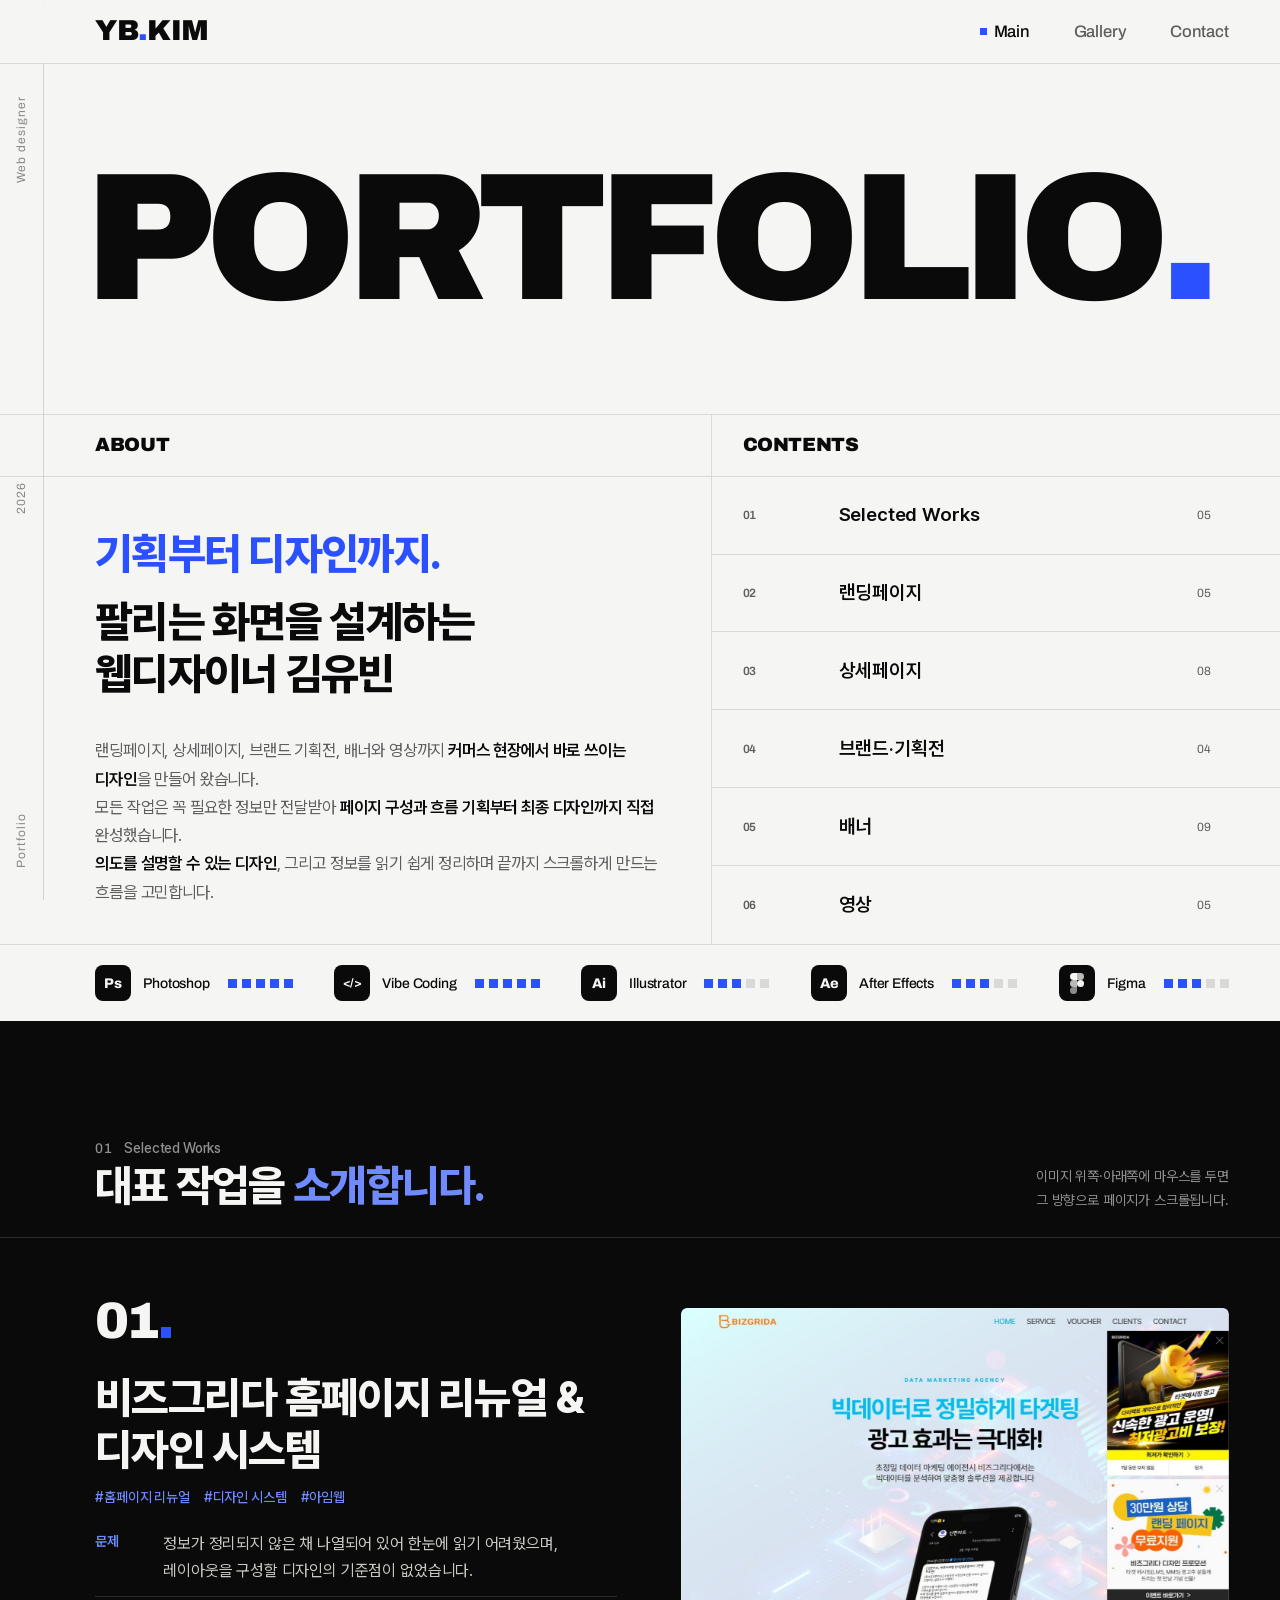
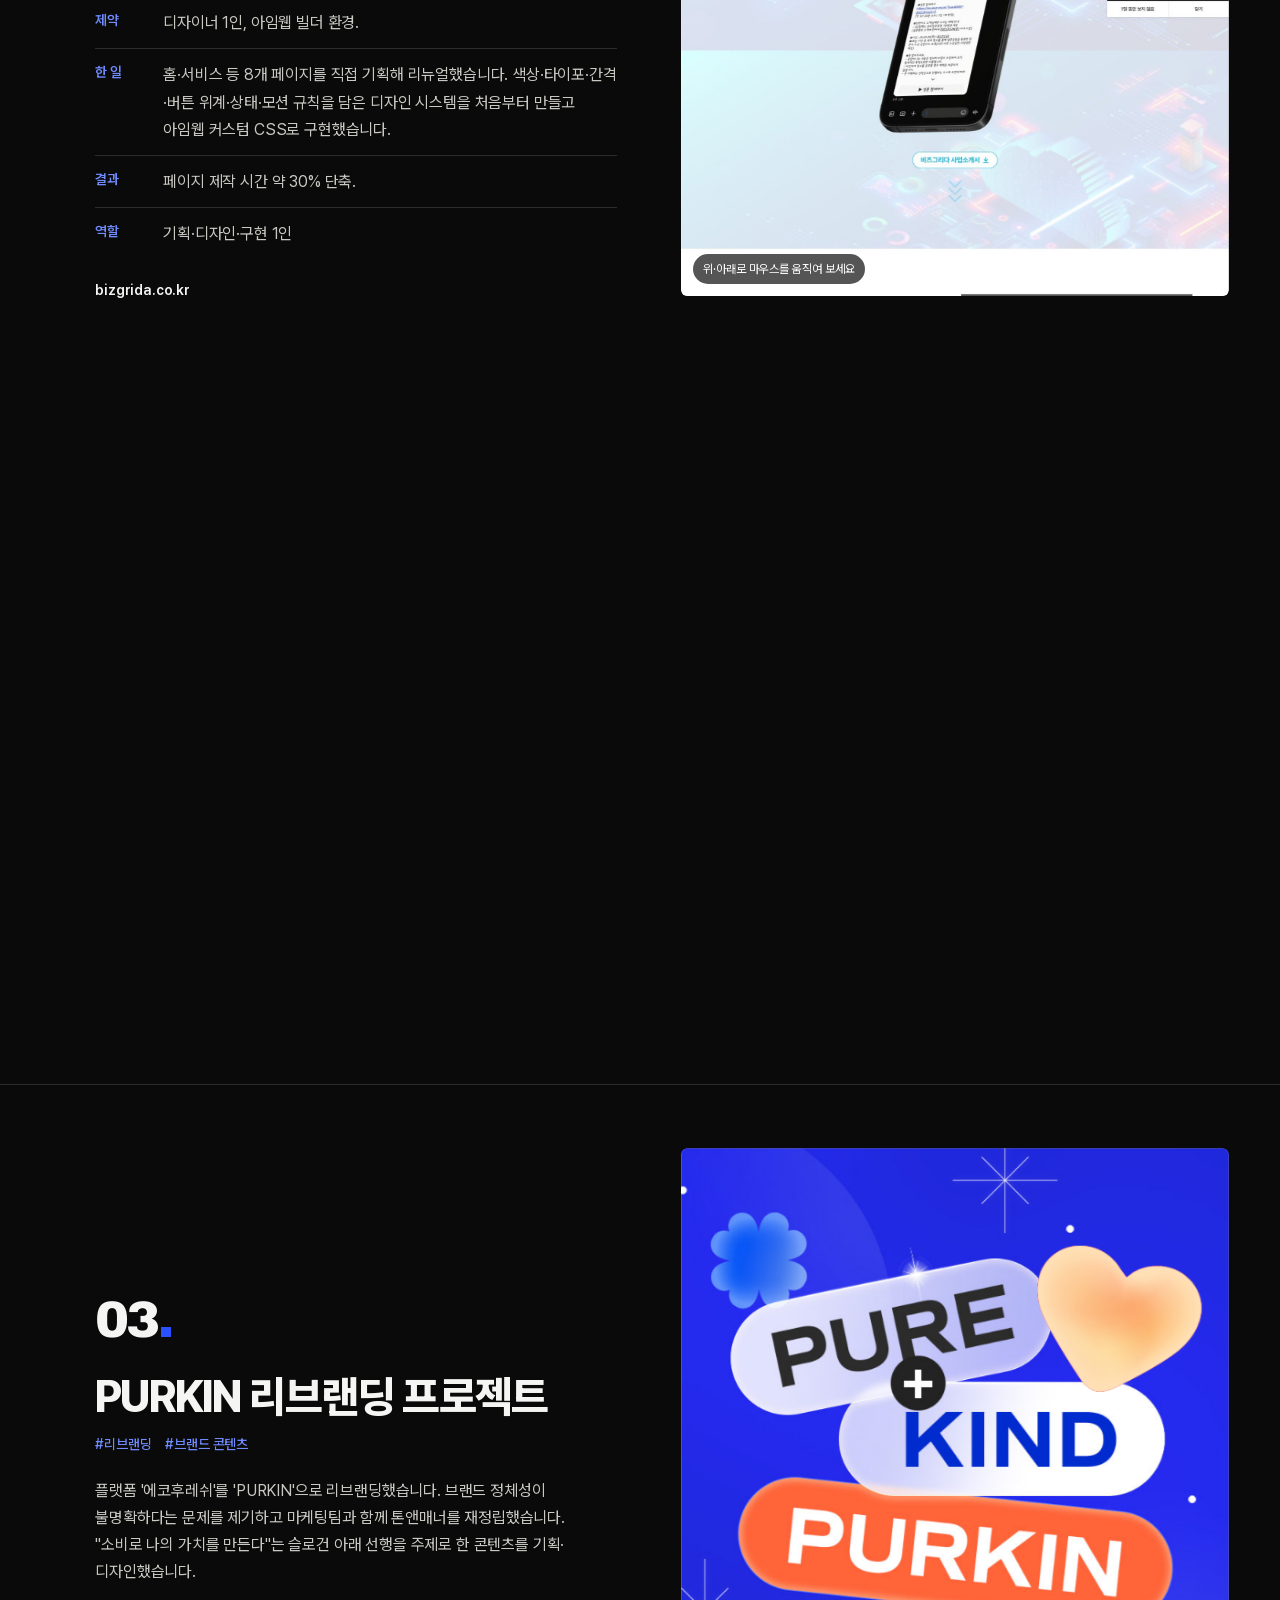
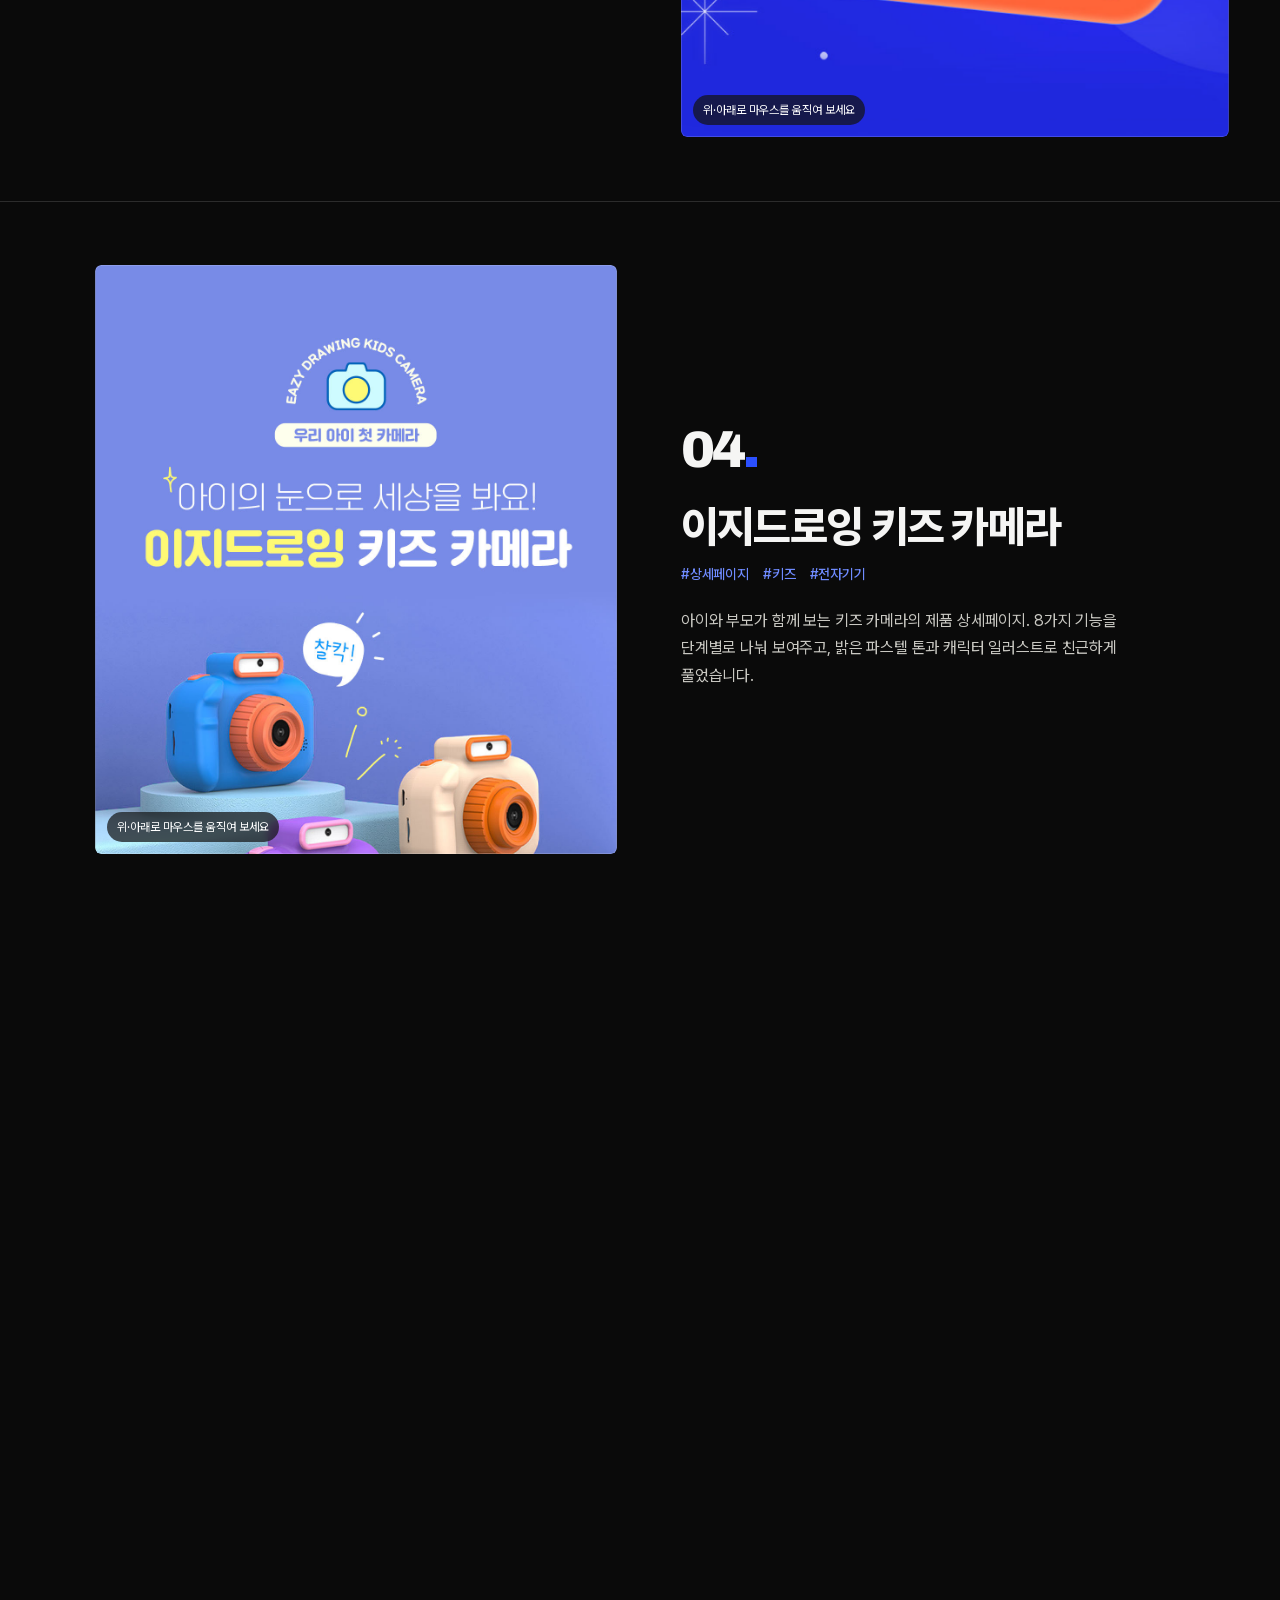
<file: index.html>
<!doctype html>
<html lang="ko">
<head>
  <meta charset="utf-8">
  <meta name="viewport" content="width=device-width, initial-scale=1">
  <title>김유빈 포트폴리오</title>
  <meta name="description" content="웹디자이너 김유빈의 포트폴리오 — 상세페이지, 기획전, 브랜드 캠페인, 영상">
  <link rel="preconnect" href="https://fonts.googleapis.com">
  <link rel="preconnect" href="https://fonts.gstatic.com" crossorigin>
  <link href="https://fonts.googleapis.com/css2?family=Archivo:wght@500;600;800;900&display=swap" rel="stylesheet">
  <link rel="stylesheet" href="css/style.css?v=20261110093029">
</head>
<body>
  <div class="side" aria-hidden="true">
    <span>Web designer</span>
    <span data-year>2026</span>
    <span>Portfolio</span>
  </div>

  <header class="hd wrap">
    <a class="logo" href="index.html">YB<i>.</i>KIM</a>
    <nav class="nav">
      <a href="index.html" aria-current="page">Main</a>
      <a href="gallery.html">Gallery</a>
      <a href="contact.html">Contact</a>
    </nav>
  </header>

  <main>
    <section class="hero wrap">
      <h1 class="hero-word">PORTFOLIO<span class="dot">.</span></h1>
      <div class="hero-foot">
        <div class="intro">
          <p class="col-head">ABOUT</p>
          <h2 class="intro-name"><span class="hl intro-lead">기획부터 디자인까지.</span>팔리는 화면을 설계하는<br>웹디자이너 김유빈</h2>
          <p class="intro-text"><span class="ln">랜딩페이지, 상세페이지, 브랜드 기획전, 배너와 영상까지 <br class="m-br"><strong>커머스 현장에서 바로 쓰이는 디자인</strong>을 만들어 왔습니다.</span><span class="ln ln-gap">모든 작업은 꼭 필요한 정보만 전달받아 <br class="m-br"><strong>페이지 구성과 흐름 기획부터 최종 디자인까지 직접</strong> 완성했습니다.</span><span class="ln ln-gap"><strong>의도를 설명할 수 있는 디자인</strong>, 그리고 정보를 읽기 쉽게 정리하며 <br class="m-br">끝까지 스크롤하게 만드는 흐름을 고민합니다.</span></p>
        </div>
        <nav class="contents" aria-label="목차">
          <h2 class="col-head">CONTENTS</h2>
          <ol>
            <li><a href="#works"><span class="n">01</span><span class="t">Selected Works</span><span class="c" data-count="featured">04</span></a></li>
            <li><a href="gallery.html#landing"><span class="n">02</span><span class="t">랜딩페이지</span><span class="c" data-count="landing">05</span></a></li>
            <li><a href="gallery.html#detail"><span class="n">03</span><span class="t">상세페이지</span><span class="c" data-count="detail">08</span></a></li>
            <li><a href="gallery.html#brand"><span class="n">04</span><span class="t">브랜드·기획전</span><span class="c" data-count="brand">07</span></a></li>
            <li><a href="gallery.html#banner"><span class="n">05</span><span class="t">배너</span><span class="c" data-count="banner">09</span></a></li>
            <li><a href="gallery.html#video"><span class="n">06</span><span class="t">영상</span><span class="c" data-count="video">05</span></a></li>
          </ol>
        </nav>
      </div>
      <ul class="skills" aria-label="역량">
        <li>
          <span class="sk-icon">Ps</span>
          <span class="sk-name">Photoshop</span>
          <span class="sk-dots" role="img" aria-label="5점 만점에 5점" data-level="5"></span>
        </li>
        <li>
          <span class="sk-icon sk-code" aria-hidden="true">&lt;/&gt;</span>
          <span class="sk-name">Vibe Coding</span>
          <span class="sk-dots" role="img" aria-label="5점 만점에 5점" data-level="5"></span>
        </li>
        <li>
          <span class="sk-icon">Ai</span>
          <span class="sk-name">Illustrator</span>
          <span class="sk-dots" role="img" aria-label="5점 만점에 3점" data-level="3"></span>
        </li>
        <li>
          <span class="sk-icon">Ae</span>
          <span class="sk-name">After Effects</span>
          <span class="sk-dots" role="img" aria-label="5점 만점에 3점" data-level="3"></span>
        </li>
        <li>
          <span class="sk-icon sk-figma" aria-hidden="true"><svg viewBox="0 0 38 57" width="14" height="21" fill="currentColor"><path d="M19 28.5a9.5 9.5 0 1 1 19 0 9.5 9.5 0 0 1-19 0z"/><path fill-opacity=".55" d="M0 47.5A9.5 9.5 0 0 1 9.5 38H19v9.5a9.5 9.5 0 1 1-19 0z"/><path fill-opacity=".75" d="M19 0v19h9.5a9.5 9.5 0 1 0 0-19H19z"/><path d="M0 9.5A9.5 9.5 0 0 0 9.5 19H19V0H9.5A9.5 9.5 0 0 0 0 9.5z"/><path fill-opacity=".75" d="M0 28.5A9.5 9.5 0 0 0 9.5 38H19V19H9.5A9.5 9.5 0 0 0 0 28.5z"/></svg></span>
          <span class="sk-name">Figma</span>
          <span class="sk-dots" role="img" aria-label="5점 만점에 3점" data-level="3"></span>
        </li>
      </ul>
    </section>

    <section class="works dark wrap" id="works">
      <div class="works-head">
        <div>
          <p class="label"><span class="en">01</span>Selected Works</p>
          <h2 class="title">대표 작업을 <span class="hl">소개합니다.</span></h2>
        </div>
        <p>이미지 위쪽·아래쪽에 마우스를 두면<br>그 방향으로 페이지가 스크롤됩니다.</p>
      </div>
      <div id="featured"></div>
    </section>

    <section class="more wrap">
      <div class="more-head">
        <div>
          <p class="label"><span class="en">02</span>More Works</p>
          <h2 class="title"><span class="hl">더 많은</span> 작업</h2>
        </div>
        <a class="link-arrow" href="gallery.html">갤러리 전체 보기</a>
      </div>
      <div class="grid" id="more-grid"></div>
    </section>
  </main>

  <footer class="ft dark wrap">
    <p class="label"><span class="en">03</span>Contact</p>
    <p class="ft-word"><a href="contact.html">LET'S TALK<span class="hl">.</span></a></p>
    <div class="ft-row">
      <span>© <span data-year>2026</span> Kim Yubin</span>
      <span><a href="mailto:hatbean0205@naver.com">hatbean0205@naver.com</a> ｜ <a href="tel:01079370994">010-7937-0994</a></span>
    </div>
  </footer>

  <script src="js/works.js?v=20261110093029"></script>
  <script src="js/main.js?v=20261110093029"></script>
</body>
</html>
</file>
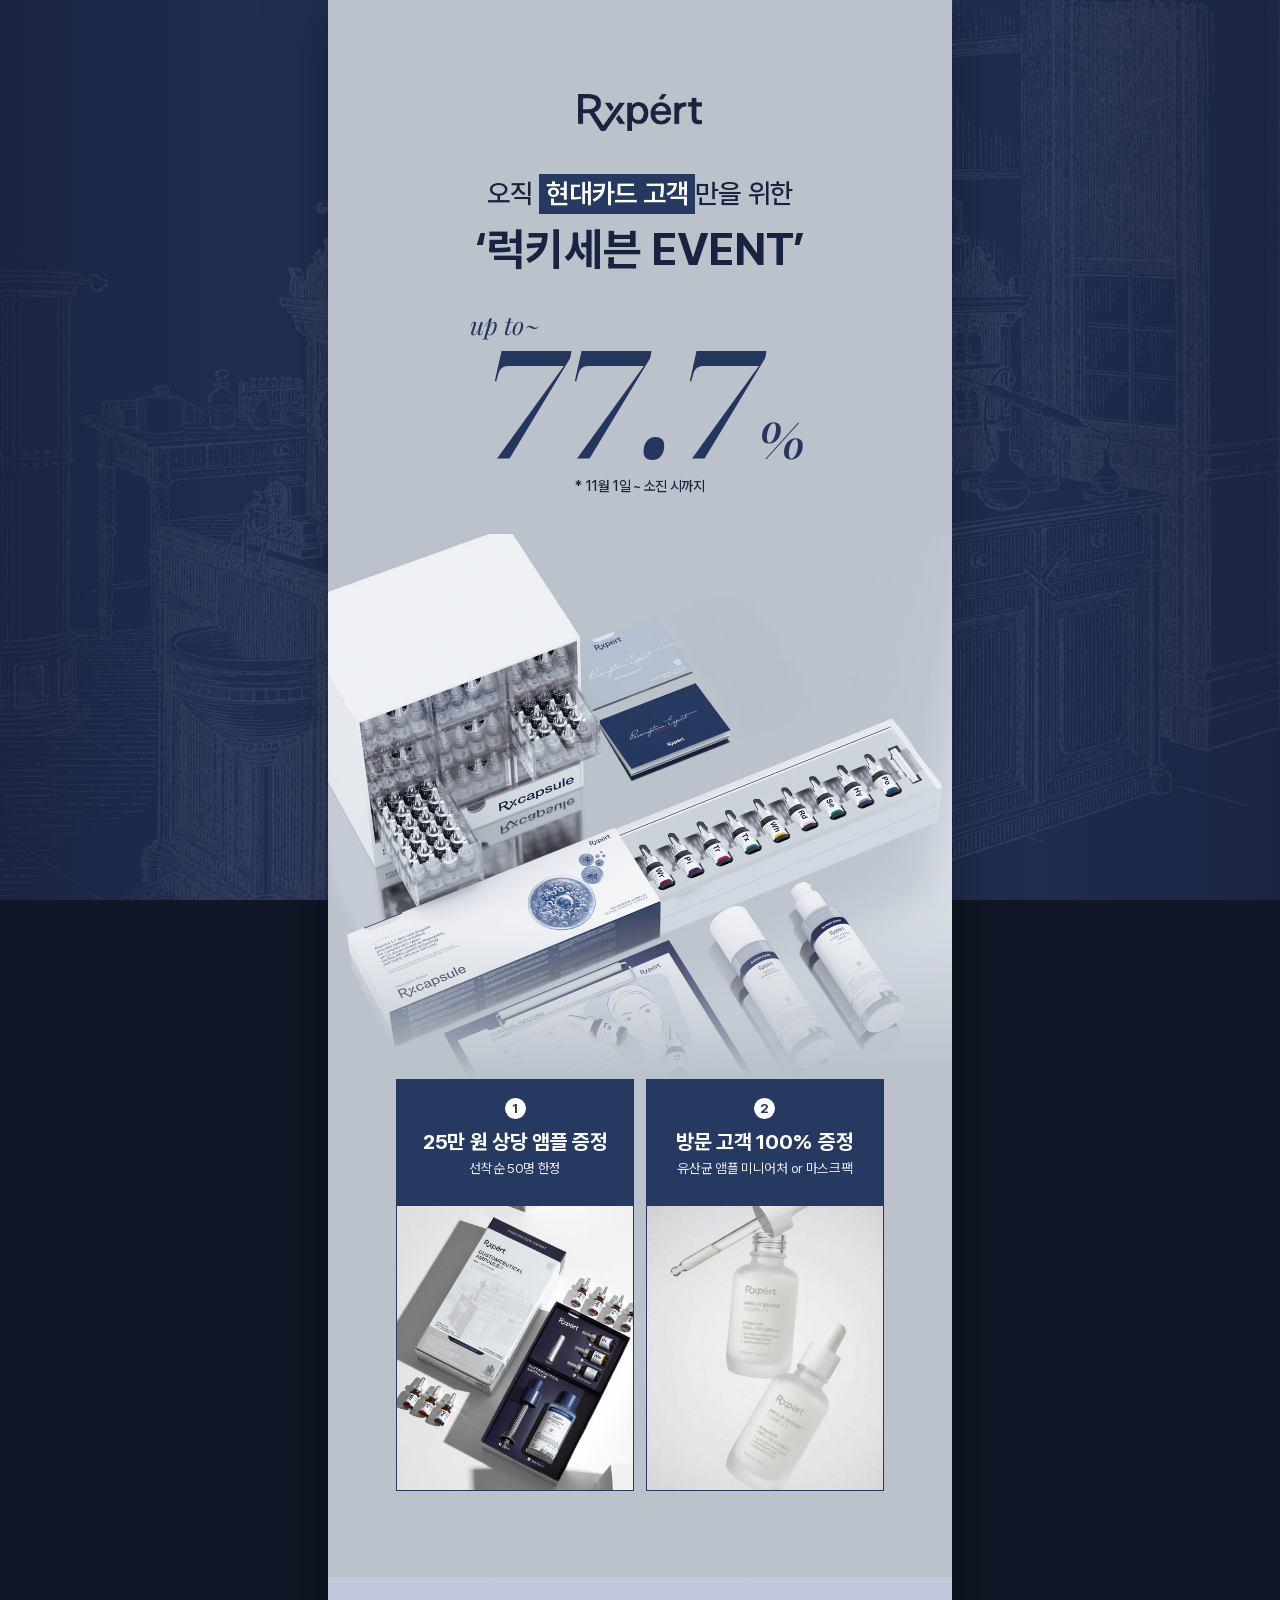
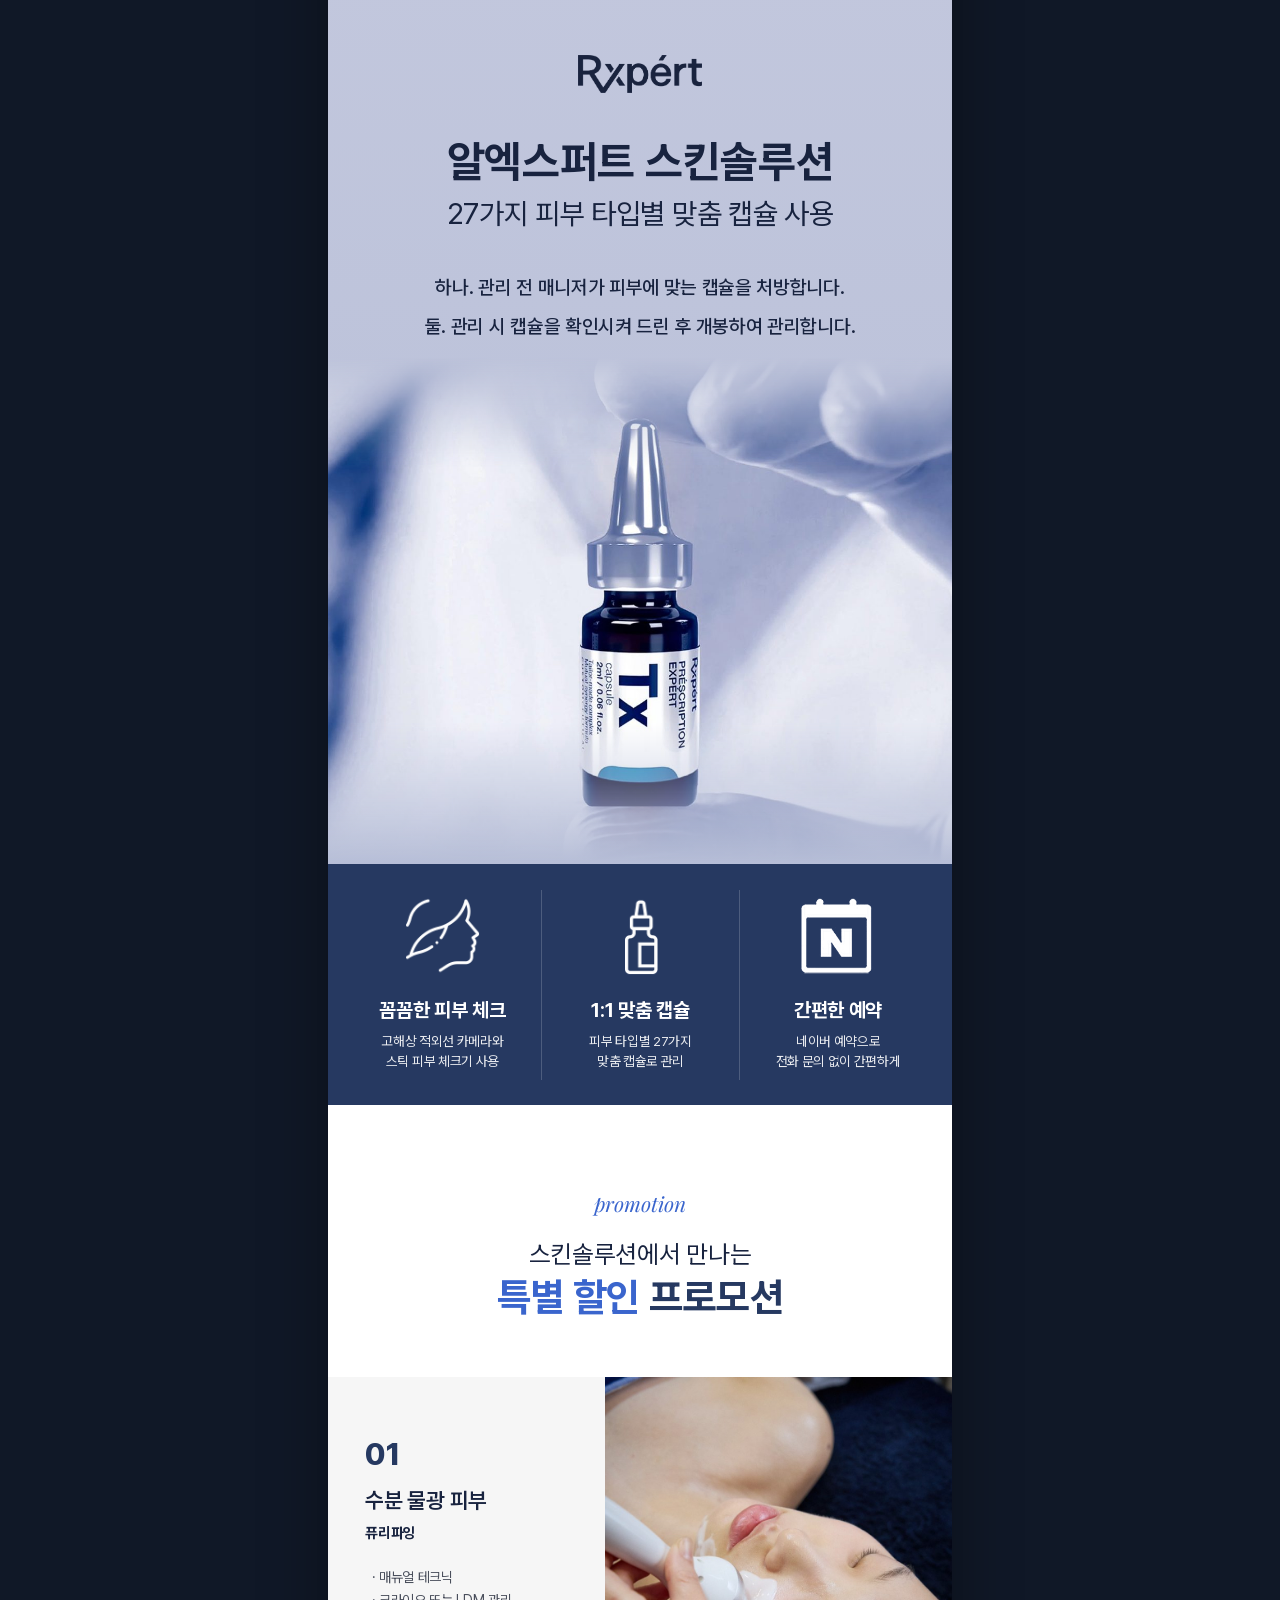
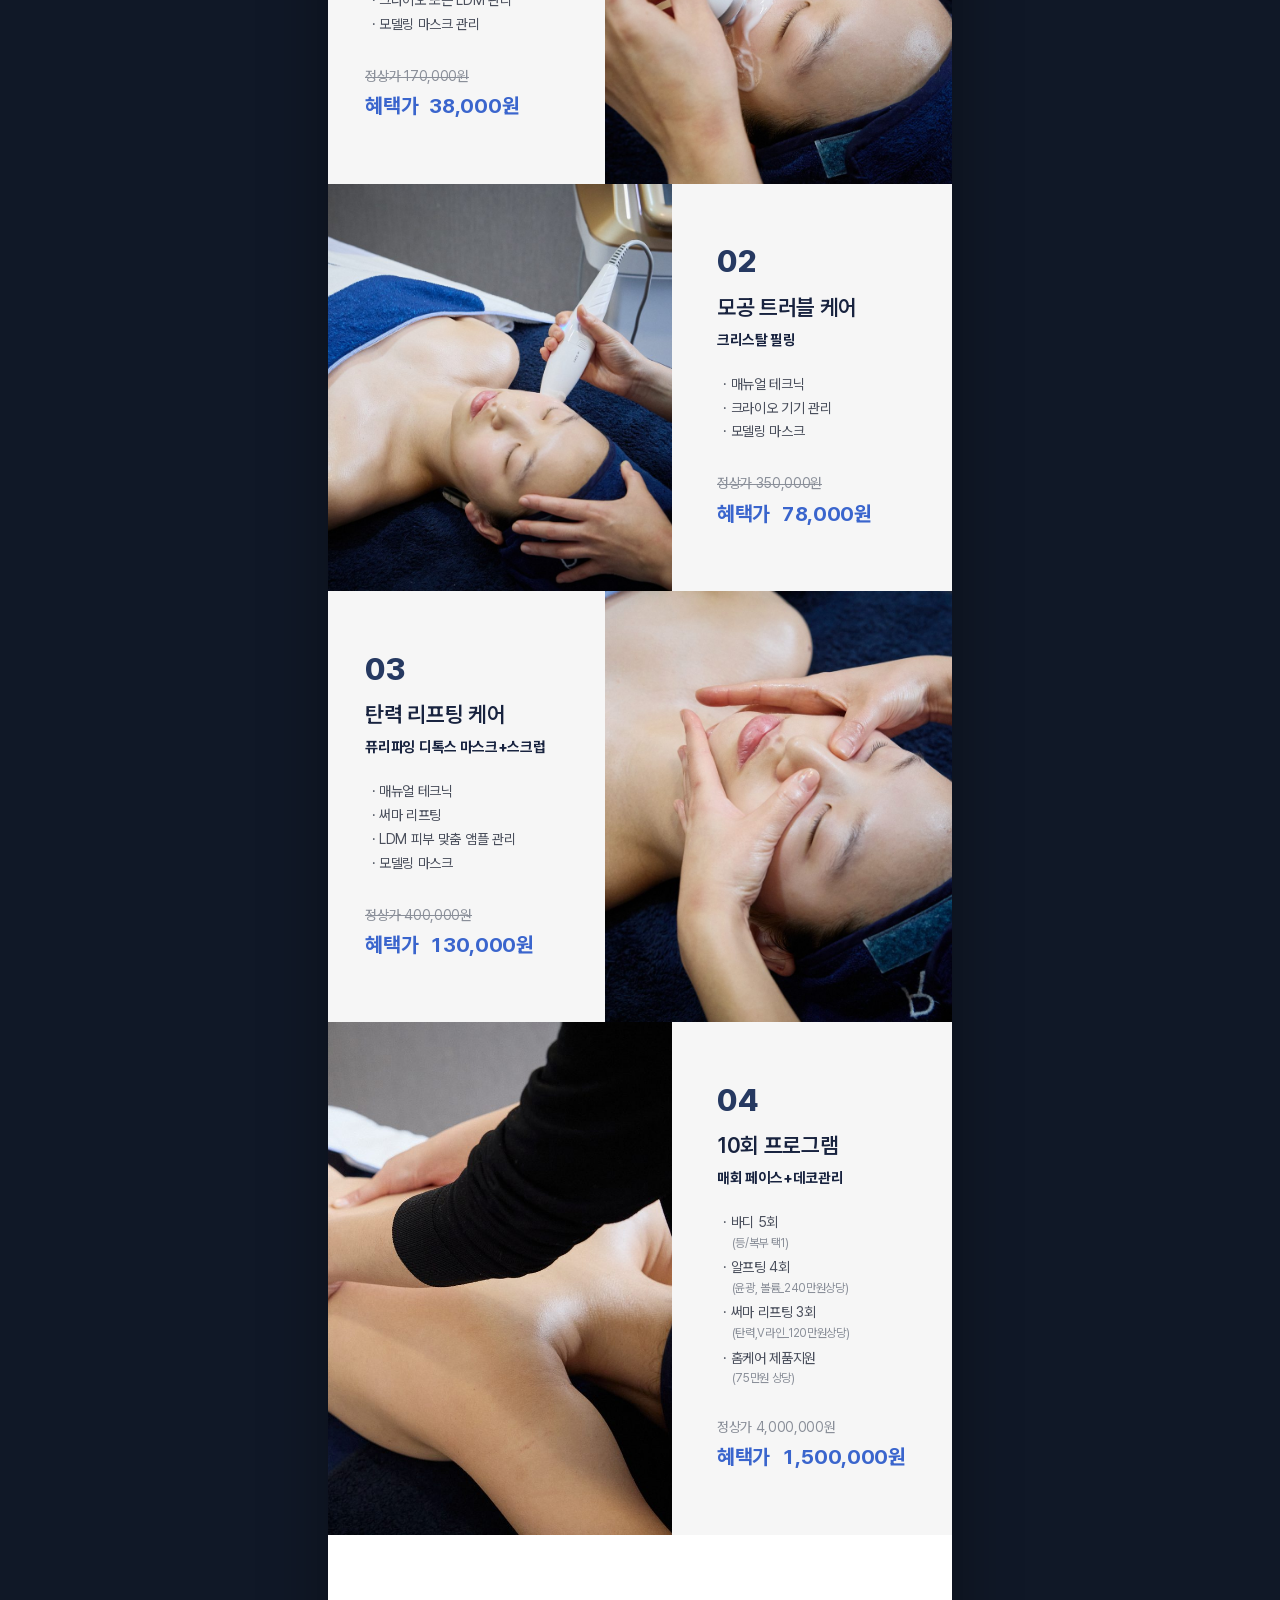
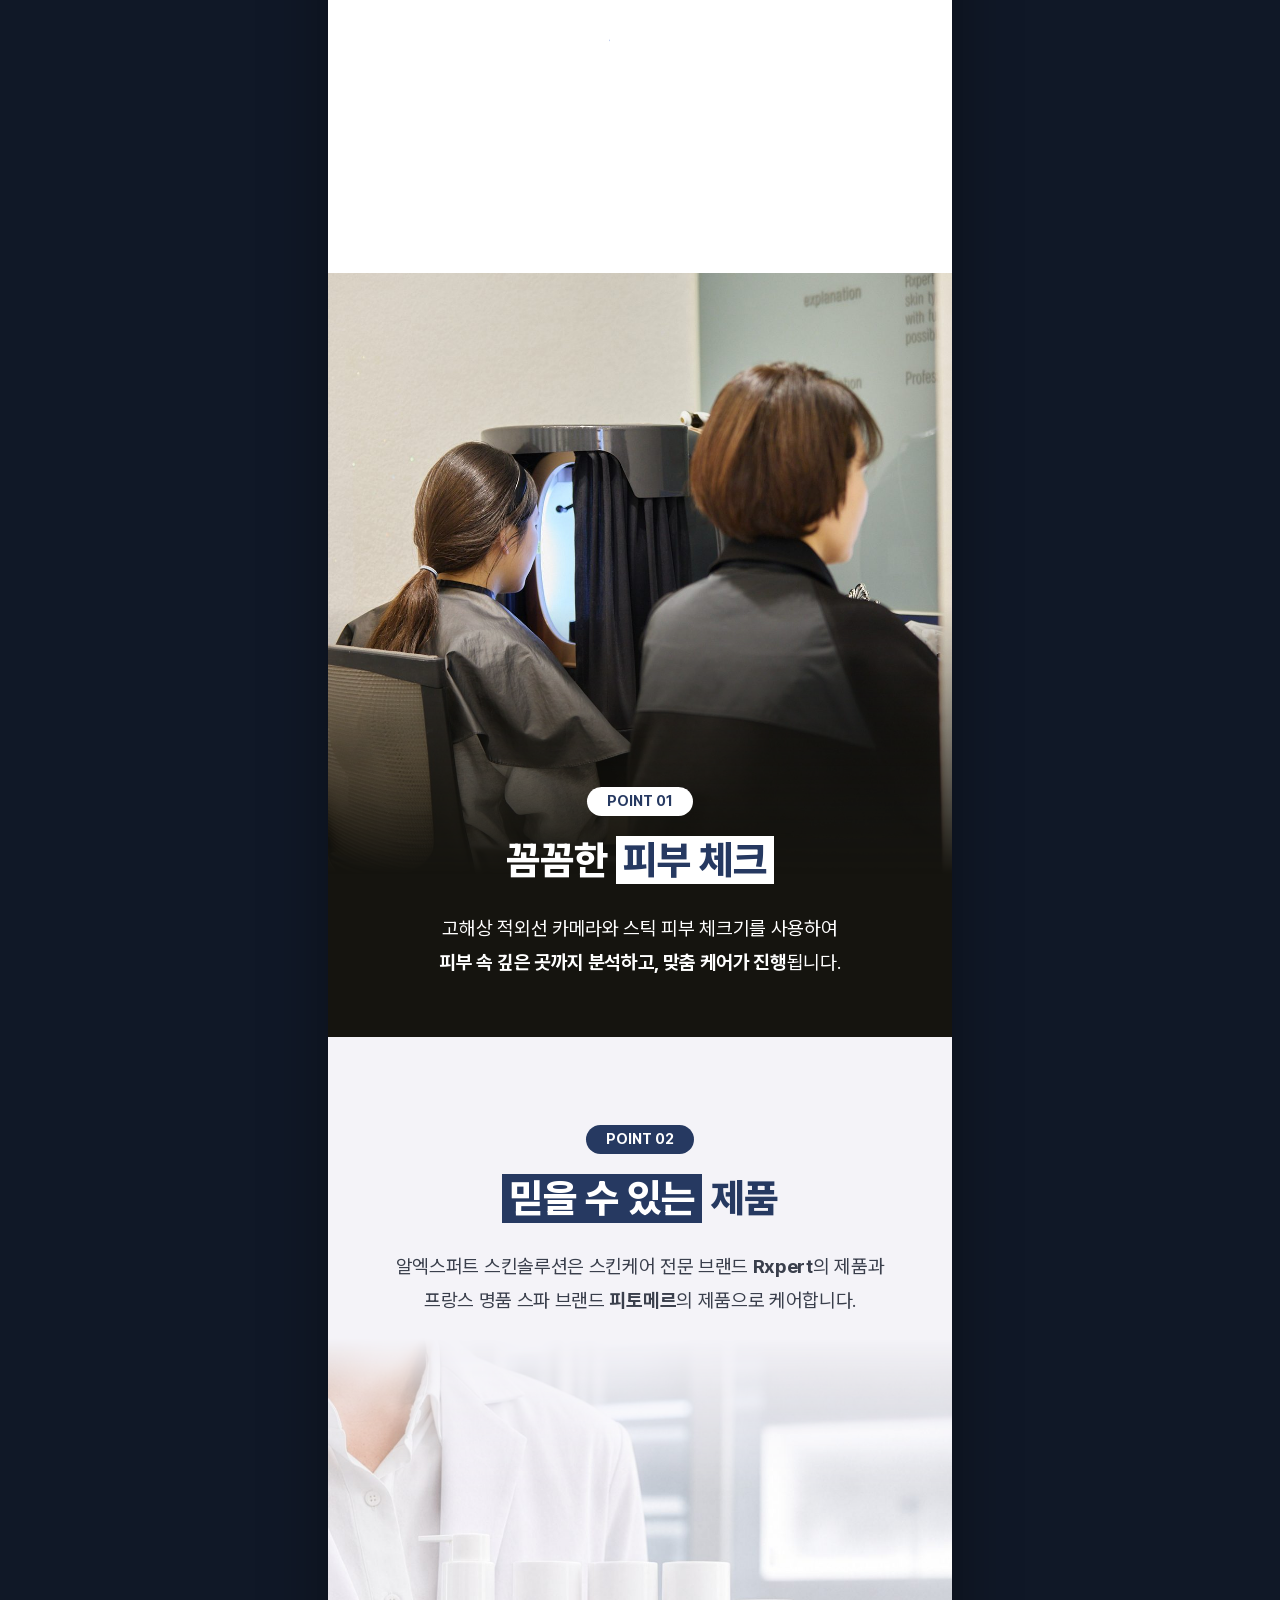
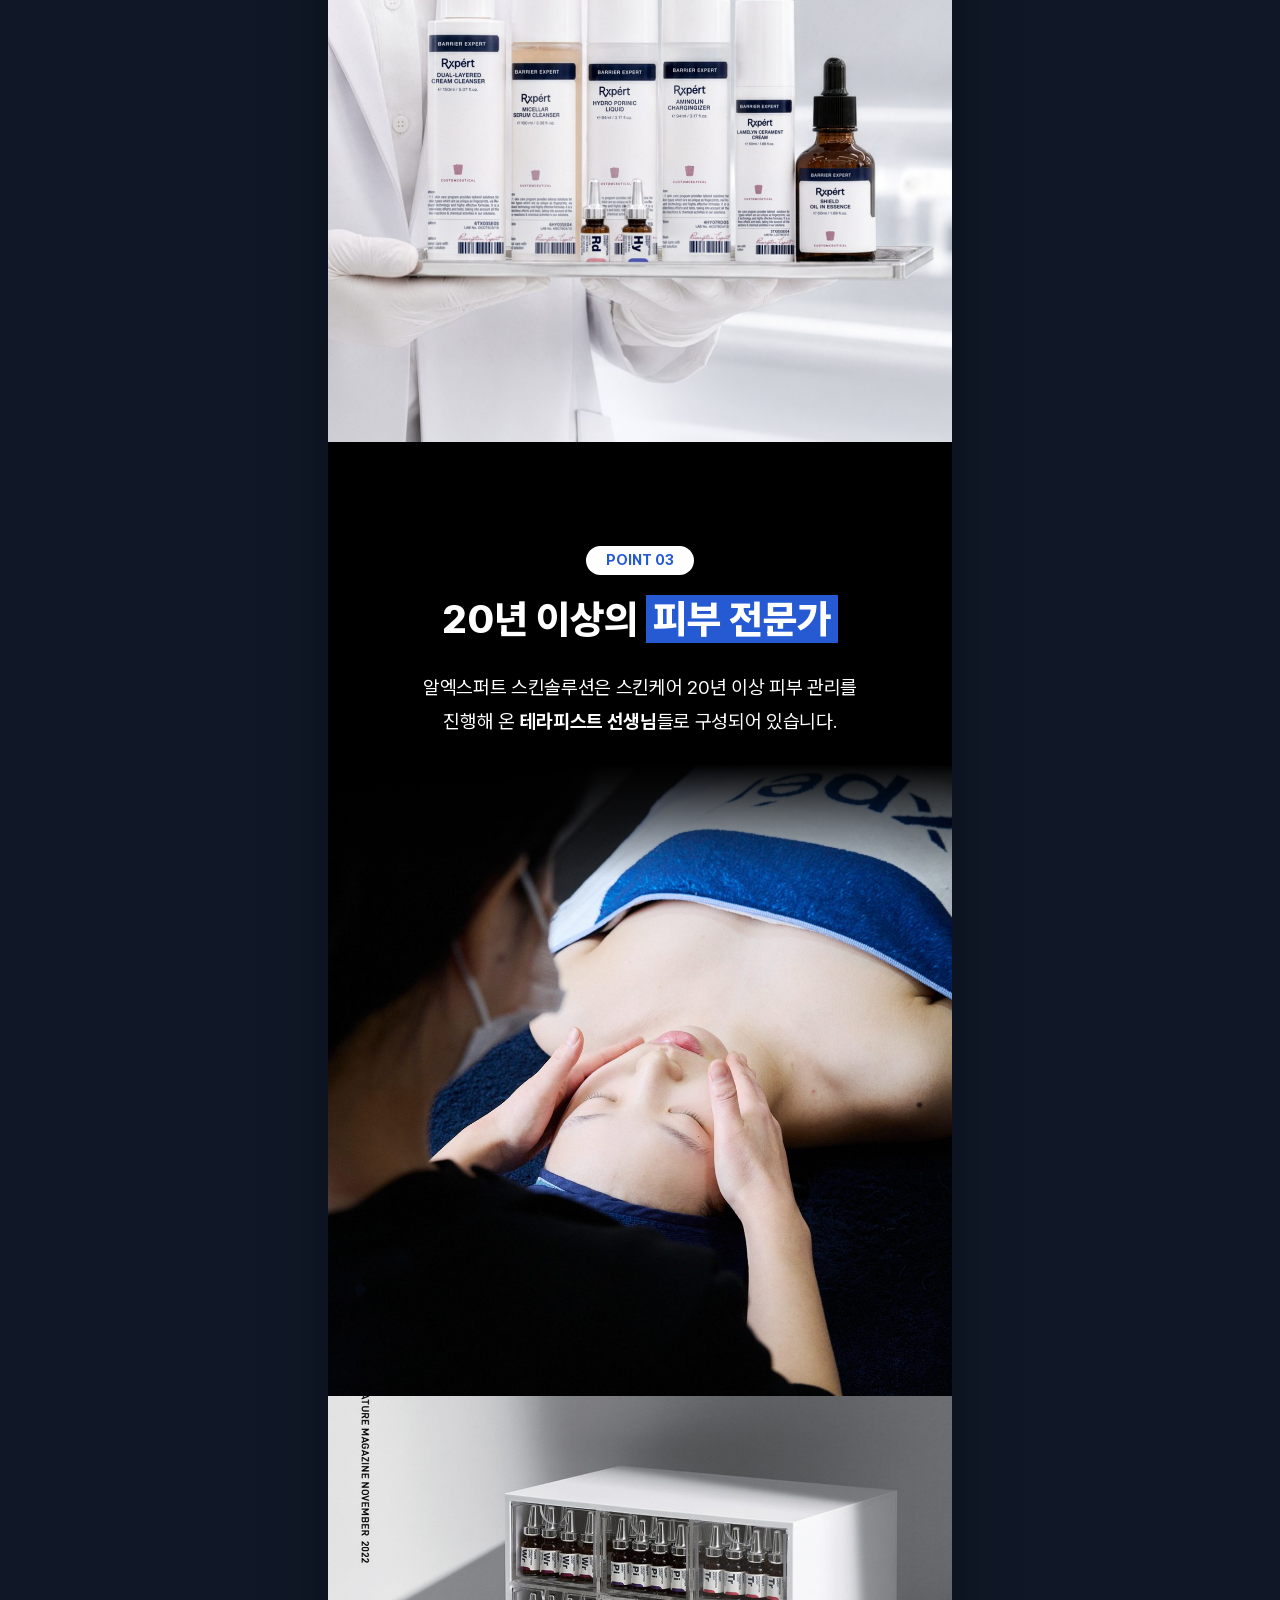
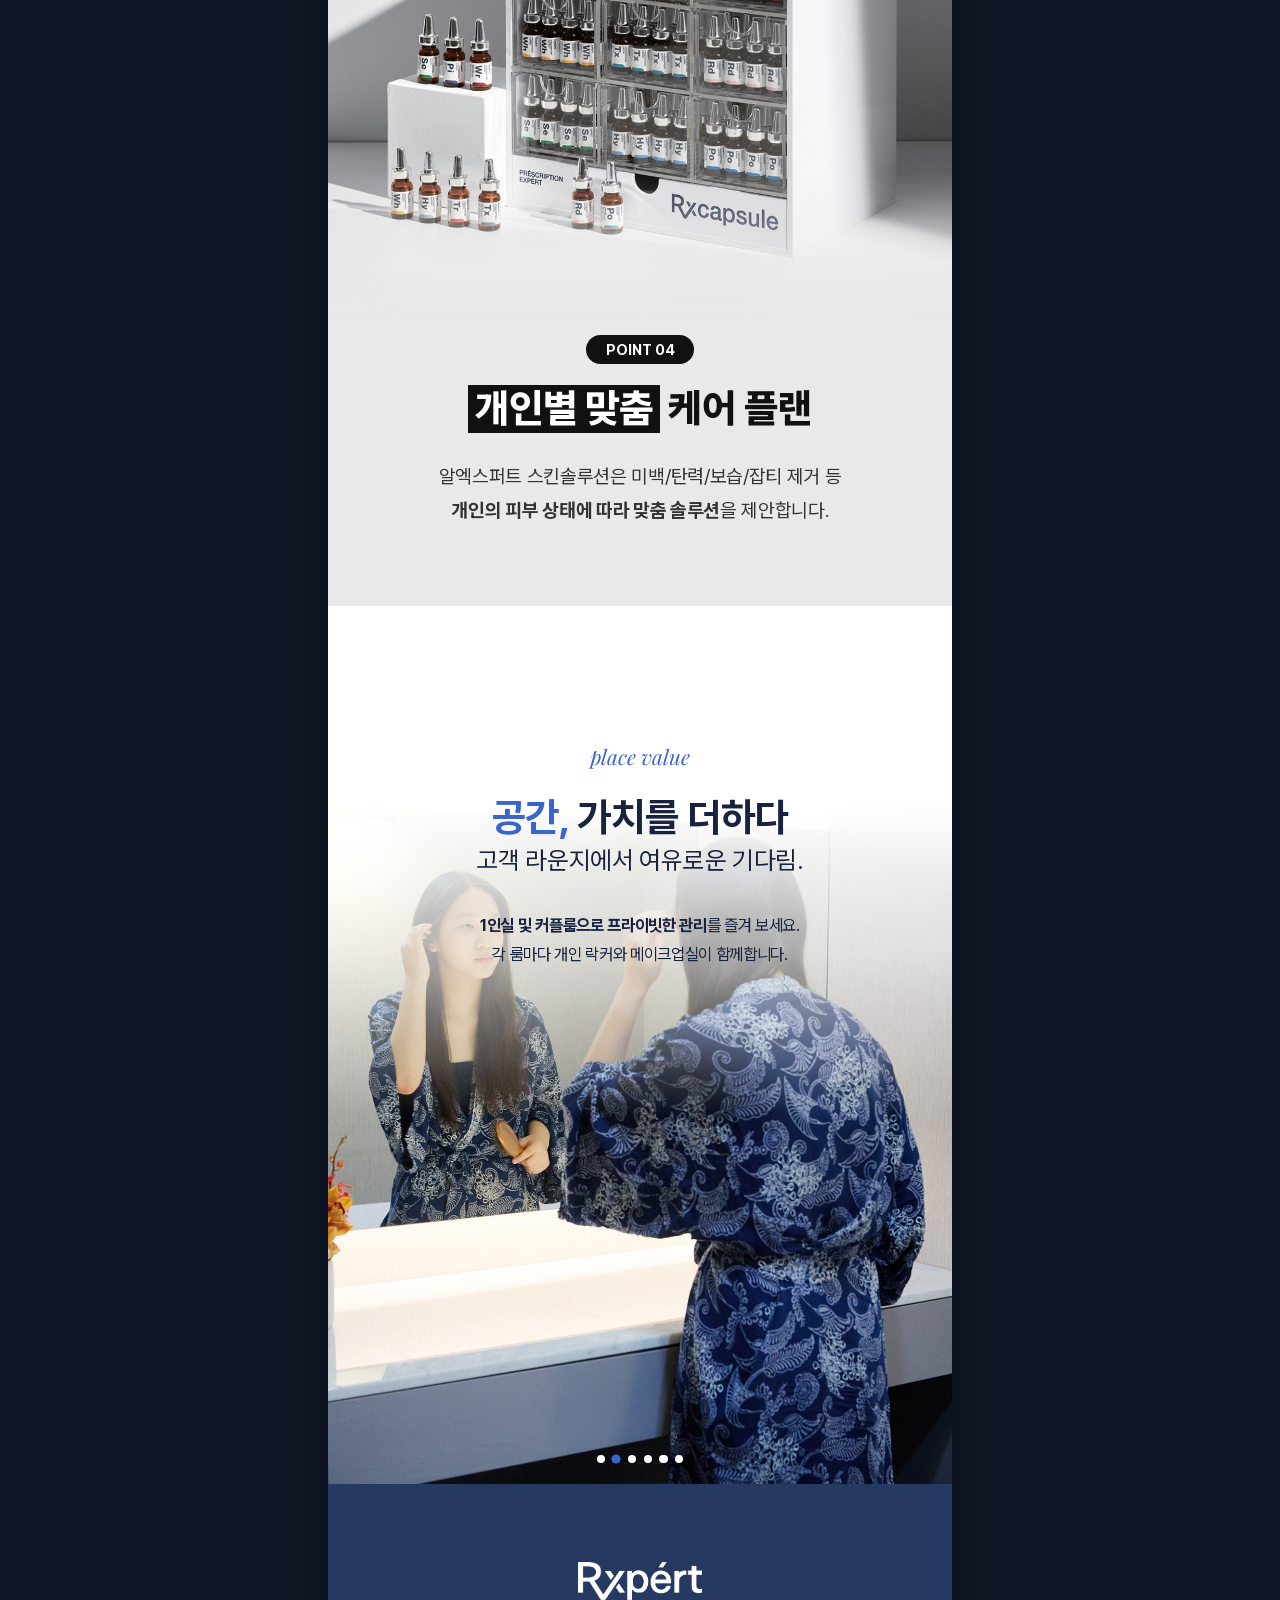
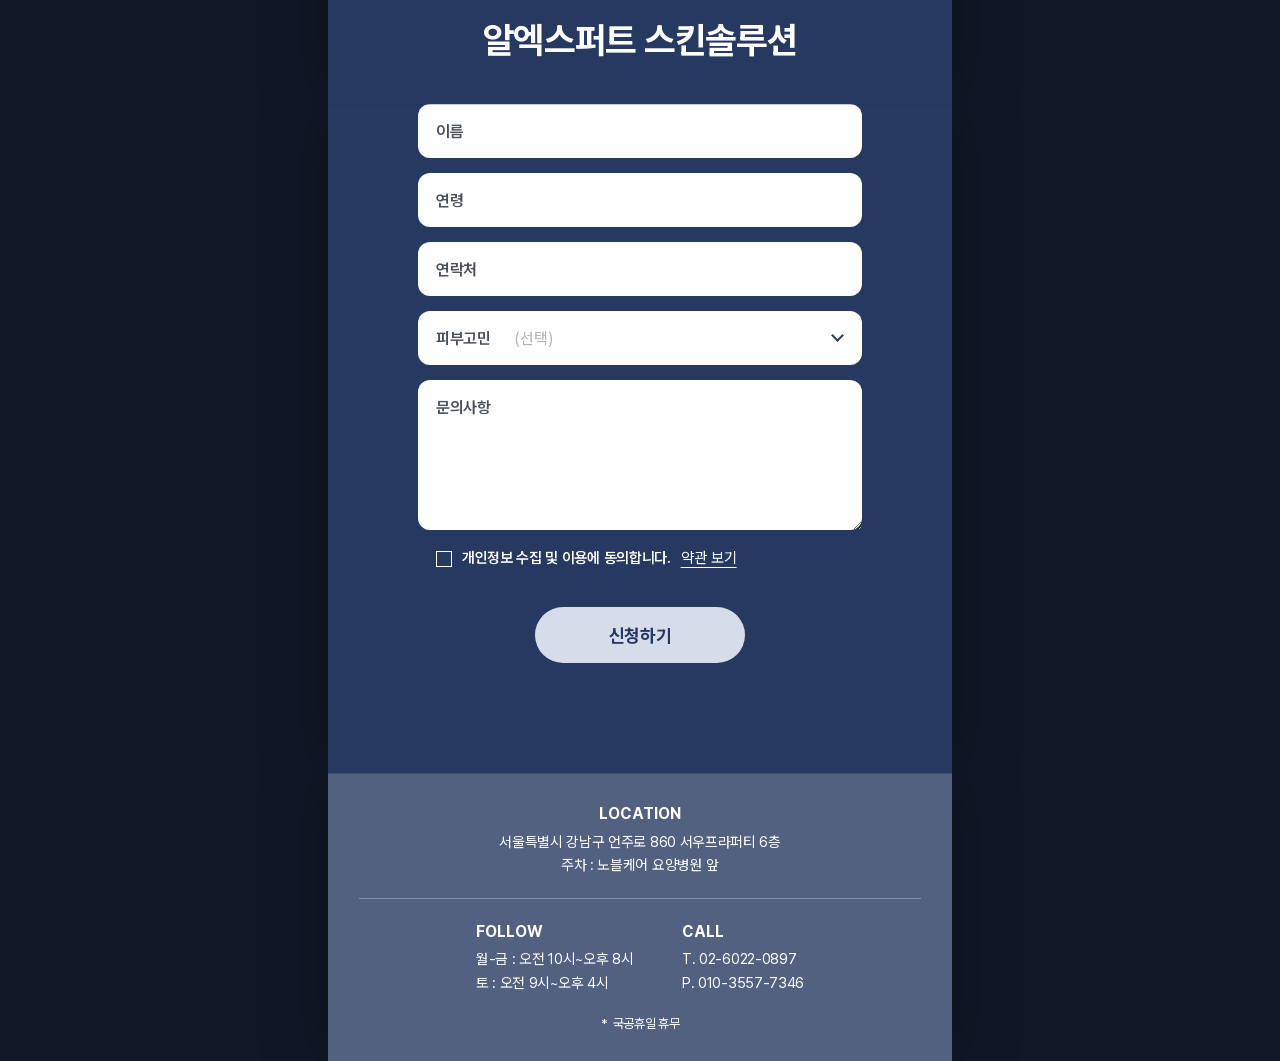
<file: works/rxpert/index.html>
<!doctype html>
<html lang="ko">
<head>
<meta charset="utf-8">
<meta name="viewport" content="width=device-width, initial-scale=1">
<title>Rxpert 스킨솔루션</title>
<style>
  /* 아임웹 기본 틀 흉내 (실제 페이지에서는 아임웹 CSS가 대신함) */
  body { margin: 0; background: #fff; }
  .section_wrap { padding: 5px 0; }
  .inside { max-width: 1200px; margin: 0 auto; padding: 0 15px; }
  .col-dz { padding: 0 15px; }
  #doz_footer_wrap { background: #222; color: #aaa; font: 12px sans-serif; text-align: center; padding: 12px; }
  .checkbox-styled label { position: relative; padding-left: 26px; cursor: pointer; }
  .checkbox-styled input { position: absolute; opacity: 0; }
  .checkbox-styled span::before { content: ""; position: absolute; left: 0; top: 2px; width: 16px; height: 16px; border: 1px solid; }
  .checkbox-styled input:checked + span::before { background: #fff !important; }
</style>
<style>@font-face{font-family:"Pretendard Variable";src:url("../../assets/fonts/PretendardVariable.woff2") format("woff2-variations");font-weight:45 920;font-display:swap}</style>
<link rel="stylesheet" href="https://fonts.googleapis.com/css2?family=Bodoni+Moda:ital,opsz,wght@1,6..96,400&family=Noto+Serif+Display:ital,wght@1,600&family=Playfair+Display:ital@1&display=swap">
<style>
/* ============================================================
   Rxpert 랜딩 — 스타일
   - 시안(가로 1200px) 크기를 그대로 쓰고, 화면 폭에 맞춰 같은 비율로 줄어든다 (--u = 시안 1px)
   - 너무 작아지는 글자는 max()로 최소 크기를 지킨다
   - 아임웹 구조: body > .section_wrap(섹션) … > #doz_footer_wrap
   ============================================================ */

/* 글꼴은 rx.js와 블록 맨 위 <link>로 불러옴 (아임웹 코드 위젯이 @import를 무시할 수 있어서) */

:root {
  --rx-navy: #263961;
  --rx-ink: #18233f;
  --rx-blue: #3a65cd;
  --rx-blue-deep: #265ad2;
  --rx-hero: #bbc2cc;
  --rx-intro: #c2c7dd;
  --rx-card: #f6f6f6;
  --rx-mist: #f4f3f8;
  --rx-fog: #e9e9e9;
  --rx-slate: #526180;
  --rx-panel: 780px; /* PC 본문 폭 (1600px 화면 기준, 작은 화면에선 같은 비율로 줄어듦) */
  --sv: calc(min(100vw, 1600px) / 1600); /* PC 왼쪽 문구 크기 단위: 1600px 화면에서 1px */
  --rx-gap: clamp(80px, calc(20vw - 160px), 240px); /* PC에서 본문 오른쪽 여백 */
  --rx-ease: cubic-bezier(0.22, 1, 0.36, 1);
}

/* ---------- 페이지 틀: 모바일은 그대로, PC는 780px 본문 + 양옆 배경 ---------- */

html.rx-page body {
  background: #101827 !important;
}
html.rx-page body > .section_wrap,
html.rx-page body > #doz_footer_wrap {
  position: relative;
  z-index: 1;
}
/* 랜딩 코드/폼이 들어간 섹션은 아임웹 기본 여백을 없앤다 */
html.rx-page .section_wrap:has(.rx),
html.rx-page .section_wrap:has(._form-widget) {
  padding: 0 !important;
}
html.rx-page .section_wrap:has(.rx) .inside,
html.rx-page .section_wrap:has(.rx) .col-dz,
html.rx-page .section_wrap:has(._form-widget) .inside,
html.rx-page .section_wrap:has(._form-widget) .col-dz {
  max-width: none !important;
  width: 100% !important;
  padding: 0 !important;
}
/* 아임웹 행의 음수 여백(-7.5px) 때문에 화면 밖으로 넘치는 것 막기 */
html.rx-page .section_wrap:has(.rx) .doz_row,
html.rx-page .section_wrap:has(._form-widget) .doz_row {
  margin-left: 0 !important;
  margin-right: 0 !important;
}
html.rx-page .section_wrap:has(._form-widget) {
  background: var(--rx-navy) !important;
}

.rx-stage {
  display: none;
}

@media (min-width: 1024px) {
  :root {
    --rx-panel: clamp(560px, 48.75vw, 780px); /* 1600px 이하에서는 화면 폭에 맞춰 같이 줄어듦 */
  }
  html.rx-page body > .section_wrap {
    width: var(--rx-panel) !important;
    max-width: var(--rx-panel) !important;
    margin-left: auto !important;
    margin-right: auto !important;
    box-shadow: 0 0 60px rgba(0, 0, 0, 0.35);
    clip-path: inset(0 -100px); /* 그림자는 양옆에만 (섹션끼리 위아래로 겹치는 그림자 없음) */
  }
  /* 푸터는 본문 틀 밖으로: 화면 전체 폭, 랜딩 맨 아래에 닿으면 이어서 올라옴 */
  html.rx-page body > #doz_footer_wrap {
    width: 100% !important;
    max-width: none !important;
    margin: 0 !important;
    box-sizing: border-box !important; /* 안쪽 여백 때문에 화면 밖으로 넘치지 않게 */
  }

  .rx-stage {
    display: block;
    background: var(--rx-navy);
    position: fixed;
    inset: 0;
    z-index: 0;
    overflow: hidden;
    color: #fff;
  }
  .rx-stage__bg {
    position: absolute;
    inset: 0;
    background: center / cover no-repeat; /* 연구실 일러스트 위에 파랑 오버레이 */
    filter: brightness(0) invert(1); /* 선 색이 무엇이든 흰색으로 (투명 부분은 그대로) */
  }
  .rx-stage__shade {
    position: absolute;
    inset: 0;
    background: linear-gradient(90deg, rgba(24, 35, 63, 0.92) 0%, rgba(38, 57, 97, 0.78) 45%, rgba(24, 35, 63, 0.9) 100%);
  }
  .rx-stage__copy {
    display: none;
  }
}

/* 넓은 화면: BLBL처럼 본문을 오른쪽에 두고 왼쪽에 안내 문구 */
@media (min-width: 1400px) {
  html.rx-page body > .section_wrap {
    margin-right: var(--rx-gap) !important;
  }
  .rx-stage__copy {
    display: flex;
    flex-direction: column;
    justify-content: center;
    position: absolute;
    top: 0;
    bottom: 0;
    /* 왼쪽 빈 공간의 가운데에 놓기 */
    left: calc((100vw - var(--rx-panel) - var(--rx-gap)) / 2);
    transform: translateX(-50%);
    width: max-content;
    max-width: calc(100vw - var(--rx-panel) - var(--rx-gap) - 64px);
    font-family: "Pretendard Variable", Pretendard, system-ui, sans-serif;
    word-break: keep-all;
  }
  .rx-stage__copy > * {
    opacity: 0;
    transform: translateY(24px);
    animation: rx-rise 1s var(--rx-ease) forwards;
  }
  .rx-stage__copy > :nth-child(2) { animation-delay: 0.1s; }
  .rx-stage__copy > :nth-child(3) { animation-delay: 0.2s; }
  .rx-stage__copy > :nth-child(4) { animation-delay: 0.3s; }
  .rx-stage__copy > :nth-child(5) { animation-delay: 0.4s; }
  .rx-stage__copy > :nth-child(6) { animation-delay: 0.5s; }
}
.rx-stage__logo {
  width: calc(190 * var(--sv));
  margin-bottom: calc(48 * var(--sv));
  filter: brightness(0) invert(1);
}
.rx-stage__eyebrow {
  margin: 0 0 calc(10 * var(--sv));
  font-size: calc(24 * var(--sv));
  font-weight: 500;
  opacity: 0.8;
}
.rx-stage__title {
  margin: 0;
  font-size: calc(52 * var(--sv));
  font-weight: 700;
  letter-spacing: -0.02em;
}
.rx-stage__num {
  margin: calc(36 * var(--sv)) 0 0; /* 이벤트명 ↔ 숫자 */
  font-family: "Bodoni Moda", serif;
  font-style: italic;
  font-variation-settings: "opsz" 11; /* 가는 획이 사라지지 않게 */
  font-size: calc(160 * var(--sv));
  line-height: 1;
}
.rx-stage__num em {
  display: block;
  font-family: "Playfair Display", serif;
  font-size: calc(34 * var(--sv));
  margin-bottom: calc(-8 * var(--sv));
}
.rx-stage__num small {
  font-size: 0.4em;
}
.rx-stage__date {
  margin: 0; /* 숫자 바로 아래에 붙임 */
  font-size: calc(20 * var(--sv));
  opacity: 0.75;
}
.rx-stage__btns {
  display: flex;
  gap: calc(12 * var(--sv));
  margin-top: calc(52 * var(--sv));
}
.rx-stage__btn {
  display: inline-flex;
  align-items: center;
  height: calc(60 * var(--sv));
  padding: 0 calc(32 * var(--sv));
  border: 1px solid rgba(255, 255, 255, 0.5);
  border-radius: 999px;
  color: #fff !important;
  font-size: calc(18 * var(--sv));
  font-weight: 600;
  text-decoration: none !important;
  transition: background 0.3s, color 0.3s, transform 0.3s var(--rx-ease);
}
.rx-stage__btn:hover {
  transform: translateY(calc(-2 * var(--sv)));
  background: rgba(255, 255, 255, 0.12);
}
.rx-stage__btn--main {
  background: #fff;
  border-color: #fff;
  color: var(--rx-navy) !important;
}
.rx-stage__btn--main:hover {
  background: var(--rx-intro);
}

@keyframes rx-rise {
  to {
    opacity: 1;
    transform: none;
  }
}

/* ---------- 공통 ---------- */

.rx {
  --u: calc(100cqw / 1200); /* 시안 1px */
  container-type: inline-size;
  width: 100%;
  overflow: hidden;
  color: var(--rx-ink);
  font-family: "Pretendard Variable", Pretendard, system-ui, sans-serif;
  line-height: 1.5;
  letter-spacing: -0.02em;
  word-break: keep-all;
  text-align: center;
}
.rx *,
.rx *::before,
.rx *::after {
  box-sizing: border-box;
}
.rx img {
  display: block;
  max-width: 100%;
  height: auto;
}
.rx h2,
.rx h3,
.rx p,
.rx ul {
  margin: 0;
  padding: 0;
}
.rx b,
.rx strong {
  font-weight: 700;
}
.rx-sec {
  position: relative;
}
.rx-blue {
  color: var(--rx-blue);
}
.rx-logo {
  width: calc(240 * var(--u));
  min-width: 96px;
  margin: 0 auto;
}
.rx-logo--white {
  filter: brightness(0) invert(1);
}
.rx-l {
  display: block;
}
.rx-script {
  display: inline-block;
  font-family: "Playfair Display", serif;
  font-style: italic;
  font-weight: 400;
  font-size: max(17px, calc(40 * var(--u)));
  color: var(--rx-blue);
  letter-spacing: 0;
}
.rx-sec__head {
  padding: calc(160 * var(--u)) calc(60 * var(--u)) calc(110 * var(--u));
}
.rx-sec__head h2 {
  margin-top: max(12px, calc(36 * var(--u))); /* 영어 문구 ↔ 섹션 제목 */
  font-size: max(24px, calc(76 * var(--u)));
  font-weight: 700;
  line-height: 1.35;
  color: var(--rx-ink);
}
.rx-sec__lead {
  font-size: max(18px, calc(48 * var(--u)));
  font-weight: 400;
}
p.rx-sec__lead {
  margin-top: calc(16 * var(--u));
}

/* 형광펜 박스 */
.rx-hl {
  position: relative;
  display: inline-block;
  padding: 0 calc(14 * var(--u));
  background: none;
  color: inherit;
  z-index: 0;
}
.rx-hl::before {
  content: "";
  position: absolute;
  inset: 0.04em 0;
  background: var(--hl-bg, var(--rx-navy));
  z-index: -1;
  transform-origin: left center;
}
.rx-hl {
  color: var(--hl-fg, #fff);
}

/* ---------- 아이폰 통화 확인창 (rx.js가 만듦) ---------- */

.rx-call {
  position: fixed;
  inset: 0;
  z-index: 1000;
  display: flex;
  align-items: flex-end;
  justify-content: center;
  padding: 16px 16px calc(16px + env(safe-area-inset-bottom, 0px));
  background: rgba(12, 20, 45, 0.45);
  opacity: 0;
  visibility: hidden;
  transition: opacity 0.25s, visibility 0s 0.25s;
}
.rx-call.is-on {
  opacity: 1;
  visibility: visible;
  transition: opacity 0.25s;
}
.rx-call__box {
  width: 100%;
  max-width: 360px;
  padding: 22px 18px 14px;
  border-radius: 18px;
  background: #fff;
  text-align: center;
  transform: translateY(20px);
  transition: transform 0.3s var(--rx-ease);
}
.rx-call.is-on .rx-call__box {
  transform: none;
}
.rx-call__label {
  margin: 0;
  color: #8a8f99;
  font-size: 14px;
}
.rx-call__num {
  margin: 6px 0 18px;
  color: var(--rx-ink);
  font-size: 22px;
  font-weight: 700;
  letter-spacing: 0;
}
.rx-call__go,
.rx-call__cancel {
  display: flex;
  align-items: center;
  justify-content: center;
  width: 100%;
  height: 50px;
  border: 0;
  border-radius: 999px;
  font: inherit;
  font-size: 16px;
  font-weight: 700;
  text-decoration: none !important;
  cursor: pointer;
}
.rx-call__go {
  background: var(--rx-navy);
  color: #fff !important;
}
.rx-call__cancel {
  margin-top: 6px;
  background: none;
  color: #8a8f99;
}

/* ---------- 모바일 하단 플로팅 상담 버튼 ---------- */

.rx-float {
  position: fixed;
  left: 50%;
  bottom: max(10px, env(safe-area-inset-bottom, 0px)); /* 아이폰 홈바 높이만큼만 띄움 (더하지 않음) */
  z-index: 900;
  display: flex;
  align-items: center;
  justify-content: center;
  gap: 10px;
  height: 46px;
  padding: 0 24px; /* 길이는 글자에 맞춤 */
  white-space: nowrap;
  border-radius: 999px;
  background: var(--rx-navy);
  box-shadow: 0 0 18px 2px rgba(110, 150, 255, 0.55); /* 그림자 대신 파란 글로우 */
  color: #fff !important;
  font-family: "Pretendard Variable", Pretendard, system-ui, sans-serif;
  font-size: 16px;
  font-weight: 700;
  letter-spacing: -0.01em;
  text-decoration: none !important;
  opacity: 0;
  pointer-events: none;
  transform: translate(-50%, 120%);
  transition: opacity 0.3s, transform 0.4s var(--rx-ease);
}
.rx-float.is-on {
  opacity: 1;
  pointer-events: auto;
  transform: translate(-50%, 0);
}
/* 상담 가능 초록 점 깜빡 + 화살표 톡톡 */
.rx-float__dot {
  width: 7px;
  height: 7px;
  border-radius: 50%;
  background: #7dffb0;
}
.rx-float.is-on .rx-float__dot {
  animation: rx-blink 1.6s infinite;
}
.rx-float.is-on i {
  animation: rx-nudge 1.2s ease-in-out infinite;
}
.rx-float.is-on {
  animation: rx-glow 2.4s ease-in-out infinite; /* 글로우가 천천히 숨쉬듯 */
}
@keyframes rx-glow {
  50% {
    box-shadow: 0 0 28px 6px rgba(110, 150, 255, 0.75);
  }
}
@keyframes rx-blink {
  0% {
    box-shadow: 0 0 0 0 rgba(125, 255, 176, 0.7);
  }
  70%,
  100% {
    box-shadow: 0 0 0 8px rgba(125, 255, 176, 0);
  }
}
@keyframes rx-nudge {
  0%,
  100% {
    transform: translateX(0) rotate(-45deg);
  }
  50% {
    transform: translateX(5px) rotate(-45deg);
  }
}
.rx-float i {
  width: 7px;
  height: 7px;
  border: solid #fff;
  border-width: 0 2px 2px 0;
  transform: rotate(-45deg);
}
@media (min-width: 1400px) {
  .rx-float {
    display: none; /* 넓은 PC는 왼쪽 문구에 상담 버튼이 있음 */
  }
}

/* ---------- 1. 이벤트 ---------- */

.rx-event {
  background: var(--rx-hero);
  padding: calc(180 * var(--u)) 0 calc(165 * var(--u));
}
.rx .rx-event__head {
  margin-top: max(22px, calc(80 * var(--u))); /* 로고 ↔ 문구 */
  font-size: max(21px, calc(52 * var(--u)));
  font-weight: 500;
  line-height: 1.55;
}
.rx-event__head .rx-hl {
  font-weight: 600;
}
.rx-event__name {
  font-size: max(34px, calc(86 * var(--u)));
  font-weight: 700;
}
.rx .rx-event__num {
  position: relative;
  display: inline-block;
  margin-top: max(30px, calc(80 * var(--u))); /* 이벤트명 ↔ 숫자 */
  font-family: "Bodoni Moda", serif;
  font-style: italic;
  font-variation-settings: "opsz" 11; /* 가는 획이 사라지지 않게 */
  font-weight: 400;
  font-size: calc(290 * var(--u));
  line-height: 1;
  color: #25365e;
  letter-spacing: -0.03em;
}
.rx-event__num .rx-script {
  position: absolute;
  left: calc(-20 * var(--u));
  top: calc(-24 * var(--u));
  font-size: max(16px, calc(48 * var(--u)));
  color: #25365e;
}
/* 숫자만 Noto Serif Display (%와 up to~는 그대로) */
.rx-event__num > [data-count],
.rx-stage__num > .rx-stage__val {
  font-family: "Noto Serif Display", serif;
  font-style: italic;
  font-weight: 600;
  font-variation-settings: normal;
}
.rx-event__num small {
  font-size: 0.32em;
  margin-left: 0.04em;
}
.rx .rx-event__date {
  margin-top: calc(-6 * var(--u)); /* 숫자 바로 아래에 붙임 */
  font-size: max(14px, calc(26 * var(--u)));
  font-weight: 500;
}
.rx-event__visual {
  margin-top: calc(70 * var(--u));
  /* 사진 아래가 배경색으로 서서히 흐려지게 */
  -webkit-mask-image: linear-gradient(180deg, #000 70%, transparent 100%);
  mask-image: linear-gradient(180deg, #000 70%, transparent 100%);
}
.rx-gifts {
  display: grid;
  grid-template-columns: minmax(0, 1fr) minmax(0, 1fr); /* 글이 길어도 두 칸 폭은 같게 */
  grid-template-rows: auto 1fr; /* 두 카드의 글 영역·사진 영역 높이를 서로 맞춤 */
  gap: calc(22 * var(--u));
  margin: calc(5 * var(--u)) calc(131 * var(--u)) 0;
}
.rx-gift {
  min-width: 0;
  overflow: hidden;
  display: grid;
  grid-row: span 2;
  grid-template-rows: subgrid;
  background: var(--rx-navy);
  border: calc(3 * var(--u)) solid var(--rx-navy);
  color: #fff;
}
.rx-gift__head {
  min-width: 0; /* 좁은 폰에서 글이 카드 밖으로 밀어내지 않게 */
  word-break: keep-all;
  text-align: center;
  display: flex;
  flex-direction: column;
  align-items: center;
  padding: calc(34 * var(--u)) calc(10 * var(--u)) calc(30 * var(--u));
}
.rx-gift__no {
  display: grid;
  place-items: center;
  width: calc(40 * var(--u));
  height: calc(40 * var(--u));
  min-width: 18px;
  min-height: 18px;
  border-radius: 50%;
  background: #fff;
  color: var(--rx-navy);
  font-style: normal;
  font-weight: 700;
  font-size: max(13px, calc(24 * var(--u)));
  line-height: 1;
}
.rx-gift__head strong {
  margin-top: calc(18 * var(--u));
  font-size: max(16px, calc(40 * var(--u)));
  line-height: 1.3;
}
.rx-gift__head span {
  margin-top: calc(6 * var(--u));
  font-size: max(13px, calc(26 * var(--u)));
  opacity: 0.9;
}
.rx-gift img {
  width: 100%;
  height: 100%;
  object-fit: cover; /* 카드 아래 남색 빈틈 없이 채움 */
}

/* ---------- 2. 인트로 + 아이콘 ---------- */

.rx-intro {
  background: linear-gradient(180deg, var(--rx-intro) 0%, #b4bcd6 100%);
  padding-top: calc(150 * var(--u));
}
.rx .rx-intro__title {
  margin-top: max(22px, calc(80 * var(--u))); /* 로고 ↔ 제목 */
  font-size: max(26px, calc(84 * var(--u)));
  line-height: 1.3;
}
.rx-intro__sub {
  margin-top: calc(8 * var(--u));
  font-size: max(19px, calc(56 * var(--u)));
  font-weight: 400;
}
.rx .rx-intro__desc {
  margin-top: max(22px, calc(70 * var(--u))); /* 소제목 ↔ 설명 */
  font-size: max(16px, calc(37 * var(--u))); /* POINT 설명과 같은 크기 */
  line-height: 2;
  font-weight: 500;
}
.rx-intro__visual {
  margin-top: calc(20 * var(--u));
  /* 사진 위·아래 모두 배경색으로 흐려지게 (아이콘 띠는 그대로 진한 남색) */
  -webkit-mask-image: linear-gradient(180deg, transparent 0%, #000 22%, #000 72%, transparent 100%);
  mask-image: linear-gradient(180deg, transparent 0%, #000 22%, #000 72%, transparent 100%);
}
.rx-intro__visual img {
  width: 100%;
}
.rx .rx-icons {
  display: grid;
  grid-template-columns: repeat(3, 1fr);
  list-style: none;
  background: var(--rx-navy);
  color: #fff;
  padding: calc(50 * var(--u)) calc(30 * var(--u)) calc(48 * var(--u)); /* 아이콘 위·글씨 아래 여백 */
}
.rx-icons li {
  display: flex;
  flex-direction: column;
  align-items: center;
  padding: calc(14 * var(--u)) calc(8 * var(--u));
}
.rx-icons li + li {
  border-left: 1px solid rgba(255, 255, 255, 0.18);
}
.rx-icons img {
  height: calc(150 * var(--u));
  min-height: 46px;
  width: auto;
}
.rx-icons strong {
  margin-top: calc(40 * var(--u));
  font-size: max(16px, calc(38 * var(--u)));
}
.rx-icons span {
  margin-top: calc(10 * var(--u));
  font-size: max(13px, calc(26 * var(--u)));
  line-height: 1.55;
  opacity: 0.9;
}

/* ---------- 3. 가격 ---------- */

.rx-promo {
  background: #fff;
}
.rx-promo .rx-sec__head {
  padding-bottom: calc(100 * var(--u));
}
.rx-promo .rx-sec__lead {
  color: var(--rx-ink);
}
.rx-promo h2 b:not(.rx-blue) {
  color: var(--rx-navy);
}
.rx-plan {
  display: grid;
  grid-template-columns: 532fr 668fr;
  text-align: left;
}
.rx-plan--rev {
  grid-template-columns: 662fr 538fr;
}
.rx-plan--rev .rx-plan__img {
  order: -1;
}
.rx-plan__txt {
  display: flex;
  flex-direction: column;
  justify-content: center;
  background: var(--rx-card);
  padding: max(42px, calc(120 * var(--u))) calc(30 * var(--u)) max(42px, calc(120 * var(--u))) calc(72 * var(--u)); /* 카드 위아래 여백 (모든 카드 동일) */
}
.rx-plan--rev .rx-plan__txt {
  padding-left: calc(86 * var(--u));
}
.rx-plan__no {
  font-size: max(24px, calc(60 * var(--u)));
  font-weight: 800;
  color: var(--rx-navy);
  line-height: 1;
}
.rx-plan h3 {
  margin-top: calc(26 * var(--u));
  font-size: max(18px, calc(42 * var(--u)));
  font-weight: 600;
}
.rx .rx-plan__label {
  margin-top: max(4px, calc(12 * var(--u)));
  font-size: max(14px, calc(28 * var(--u)));
  font-weight: 700;
}
.rx-plan ul {
  list-style: none;
  margin-top: max(14px, calc(40 * var(--u))); /* 제목 ↔ 구성 */
}
.rx-plan li {
  word-break: keep-all; /* 단어 중간에서 줄이 바뀌지 않게 */
  font-size: max(13px, calc(27 * var(--u)));
  color: #4a4f5c;
  line-height: 1.7;
  padding-left: calc(12 * var(--u));
}
.rx-plan li::before {
  content: "· ";
}
/* 이름+횟수 윗줄, 괄호 설명은 작게 아랫줄 (가격 04) */
.rx-plan__list--sub li + li {
  margin-top: 4px;
}
.rx-plan__list--sub small {
  display: block;
  padding-left: 0.7em; /* 앞 점(·) 뒤 글자에 맞춤 */
  color: #8a8f99;
  font-size: 0.85em;
  line-height: 1.45;
}
.rx .rx-plan__was {
  margin-top: max(16px, calc(56 * var(--u))); /* 구성 ↔ 가격 */
  font-size: max(13px, calc(27 * var(--u)));
  color: #8a8f99;
}
.rx-plan__was s {
  position: relative;
  text-decoration: none;
}
.rx-plan__was s::after {
  content: "";
  position: absolute;
  left: 0;
  right: 0;
  top: 52%;
  height: 1px;
  background: currentColor;
  transform-origin: left center;
}
.rx .rx-plan__now {
  margin-top: calc(6 * var(--u));
  font-size: max(17px, calc(40 * var(--u)));
  font-weight: 700;
  color: var(--rx-blue);
  white-space: nowrap;
}
.rx-plan__now b {
  margin-left: 0.3em;
  font-variant-numeric: tabular-nums;
}
.rx-plan__img {
  position: relative; /* 카드 높이는 글자가 정하고 사진은 그 높이를 채움 */
  overflow: hidden;
}
.rx-plan__img img {
  position: absolute;
  inset: 0;
  width: 100%;
  height: 100%;
  object-fit: cover;
}

/* ---------- 4. 특징 ---------- */

.rx-why {
  background: #fff;
}
.rx-why .rx-sec__head {
  padding-bottom: calc(90 * var(--u));
}
.rx-why .rx-sec__head h2 {
  font-size: max(26px, calc(80 * var(--u)));
}
.rx-why .rx-sec__head b:not(.rx-blue) {
  color: var(--rx-ink);
}
.rx-point {
  position: relative;
}
.rx-point__img {
  overflow: hidden;
}
.rx-point__img img {
  width: 100%;
}
.rx-point__txt {
  position: relative;
  padding: 0 calc(40 * var(--u));
}
.rx-point h3 {
  margin-top: max(12px, calc(36 * var(--u))); /* POINT ↔ 제목 = 영어 장식 문구 ↔ 섹션 제목 */
  font-size: max(24px, calc(76 * var(--u)));
  font-weight: 800;
  line-height: 1.3;
}
.rx-point p {
  margin-top: max(18px, calc(50 * var(--u))); /* 제목 ↔ 설명 */
  font-size: max(16px, calc(37 * var(--u)));
  line-height: 1.75;
}
.rx-pill {
  display: inline-flex;
  align-items: center;
  justify-content: center;
  height: max(24px, calc(56 * var(--u)));
  padding: 0 calc(38 * var(--u));
  line-height: 1;
  border-radius: 999px;
  font-size: max(13px, calc(28 * var(--u)));
  font-weight: 700;
  letter-spacing: 0;
}

/* POINT 01: 어두운 사진 위에 흰 글자 */
.rx-point--1 {
  background: #15140f;
  color: #fff;
  padding-bottom: calc(110 * var(--u));
}
.rx-point--1 .rx-point__img {
  -webkit-mask-image: linear-gradient(180deg, #000 55%, transparent 100%);
  mask-image: linear-gradient(180deg, #000 55%, transparent 100%);
}
.rx-point--1 .rx-point__txt {
  margin-top: calc(-170 * var(--u));
}
.rx-point--1 .rx-pill {
  background: #fff;
  color: var(--rx-navy);
}
.rx-point--1 .rx-hl {
  --hl-bg: #fff;
  --hl-fg: var(--rx-navy);
}

/* POINT 02: 밝은 배경 + 제품 사진 */
.rx-point--2 {
  background: var(--rx-mist);
  padding-top: calc(170 * var(--u));
}
.rx-point--2 .rx-pill {
  background: var(--rx-navy);
  color: #fff;
}
.rx-point--2 h3 {
  color: var(--rx-navy);
}
.rx-point--2 p {
  color: #3a3f4c;
}
.rx-point--2 .rx-point__img {
  margin-top: calc(40 * var(--u));
  -webkit-mask-image: linear-gradient(180deg, transparent 0%, #000 22%);
  mask-image: linear-gradient(180deg, transparent 0%, #000 22%);
}

/* POINT 03: 검은 배경 + 파란 박스 */
.rx-point--3 {
  background: #000;
  color: #fff;
  padding-top: calc(200 * var(--u));
}
.rx-point--3 .rx-pill {
  background: #fff;
  color: var(--rx-blue-deep);
}
.rx-point--3 .rx-hl {
  --hl-bg: var(--rx-blue-deep);
}
.rx-point--3 .rx-point__img {
  margin-top: calc(50 * var(--u));
  -webkit-mask-image: linear-gradient(180deg, transparent 0%, #000 18%);
  mask-image: linear-gradient(180deg, transparent 0%, #000 18%);
}

/* POINT 04: 사진 + 회색 배경 */
.rx-point--4 {
  background: var(--rx-fog);
  padding-bottom: calc(150 * var(--u));
}
.rx-point--4 .rx-point__img {
  -webkit-mask-image: linear-gradient(180deg, #000 72%, transparent 100%);
  mask-image: linear-gradient(180deg, #000 72%, transparent 100%);
}
.rx-point--4 .rx-point__txt {
  margin-top: calc(30 * var(--u));
}
.rx-point--4 .rx-pill {
  background: #111;
  color: #fff;
}
.rx-point--4 .rx-hl {
  --hl-bg: #111;
}
.rx-point--4 h3 {
  color: #111;
}
.rx-point--4 p {
  color: #333;
}

/* ---------- 5. 공간 ---------- */

.rx-space {
  background: #fff;
}
.rx-space .rx-sec__head {
  position: relative;
  z-index: 1; /* 위로 올라온 사진보다 글이 위에 */
  padding-top: calc(260 * var(--u));
  padding-bottom: 0;
}
.rx-space .rx-sec__head b:not(.rx-blue) {
  color: var(--rx-ink);
}
.rx .rx-space__desc {
  margin-top: max(20px, calc(64 * var(--u))); /* 제목 ↔ 설명 */
  font-size: max(15px, calc(32 * var(--u)));
  line-height: 1.75;
}
.rx-space__img {
  margin-top: calc(-320 * var(--u)); /* 사진을 위로 끌어올려 그라데이션이 글 쪽까지 길게 오게 */
  -webkit-mask-image: linear-gradient(180deg, transparent 0%, rgba(0, 0, 0, 0.35) 22%, #000 46%);
  mask-image: linear-gradient(180deg, transparent 0%, rgba(0, 0, 0, 0.35) 22%, #000 46%);
}
.rx-space__img img {
  width: 100%;
}

/* 공간 사진 슬라이드 */
.rx-slider {
  position: relative;
  touch-action: pan-y;
  cursor: grab;
  -webkit-user-select: none;
  user-select: none;
}
.rx-slider.is-drag {
  cursor: grabbing;
}
.rx-slider img {
  -webkit-user-drag: none; /* 사진을 끌면 사진 파일이 끌려가는 것 막기 */
  pointer-events: none;
}
.rx-slide {
  position: absolute;
  inset: 0;
  opacity: 0;
  transition: opacity 0.8s var(--rx-ease);
}
.rx-slide:first-child {
  position: relative; /* 첫 장이 높이를 잡는다 */
}
.rx-slide.is-on {
  opacity: 1;
}
.rx-slide img {
  width: 100%;
  height: 100%;
  object-fit: cover;
}
.rx-dots {
  position: absolute;
  left: 0;
  right: 0;
  bottom: calc(40 * var(--u));
  display: flex;
  justify-content: center;
  gap: calc(14 * var(--u));
  z-index: 1;
}
.rx-dots button {
  width: max(7px, calc(16 * var(--u)));
  height: max(7px, calc(16 * var(--u)));
  padding: 0;
  border: 0;
  border-radius: 50%;
  background: #fff;
  cursor: pointer;
  transition: background 0.3s, transform 0.3s;
}
.rx-dots button.is-on {
  background: var(--rx-blue);
  transform: scale(1.15);
}
.rx-space__media {
  position: relative;
}

/* ---------- 6. 폼 제목 + 매장 정보 ---------- */

.rx-formhead {
  background: var(--rx-navy);
  color: #fff;
  padding: calc(150 * var(--u)) 0 calc(70 * var(--u));
}
.rx-formhead h2 {
  margin-top: calc(26 * var(--u));
  font-size: max(24px, calc(70 * var(--u)));
  font-weight: 700;
}

.rx-info {
  background: var(--rx-slate);
  color: #fff;
  padding: calc(56 * var(--u)) calc(60 * var(--u)) calc(50 * var(--u));
}
.rx-info strong {
  display: block;
  font-size: max(15px, calc(30 * var(--u)));
  font-weight: 700;
  letter-spacing: 0;
}
.rx-info p {
  margin-top: calc(10 * var(--u));
  font-size: max(14px, calc(28 * var(--u)));
  line-height: 1.6;
}
.rx-info a {
  color: inherit !important;
  text-decoration: none !important;
}
.rx-info__cols {
  display: grid;
  grid-template-columns: auto auto;
  justify-content: center; /* 두 칸을 합친 글 덩어리가 LOCATION과 같은 가운데에 오게 */
  column-gap: max(20px, calc(140 * var(--u) - 24px)); /* 폰에서는 좁게 */
  max-width: max(100%, calc(820 * var(--u)));
  min-width: 0;
  margin: calc(40 * var(--u)) auto 0;
  padding-top: calc(40 * var(--u));
  border-top: 1px solid rgba(255, 255, 255, 0.3);
  text-align: left;
}
.rx-info__cols p {
  white-space: nowrap; /* 영업시간·전화번호가 중간에서 끊기지 않게 */
}
.rx-info__note {
  margin-top: calc(36 * var(--u)) !important;
  font-size: max(13px, calc(24 * var(--u))) !important;
  opacity: 0.85;
}

/* ---------- 아임웹 입력폼 위젯 디자인 (이 페이지의 모든 입력폼) ---------- */

html.rx-page ._form-widget,
html.rx-page ._form-widget *,
html.rx-page ._form-widget *::before,
html.rx-page ._form-widget *::after {
  box-sizing: border-box !important; /* 칸 너비 100% + 안쪽 여백이 화면 밖으로 넘치지 않게 */
}
html.rx-page ._form-widget {
  --f-u: min(1px, calc(100vw / 600)); /* PC 본문 폭일 때 시안 크기, 모바일에서 같이 줄어듦 */
  width: 100% !important;
  max-width: var(--rx-panel);
  margin: 0 auto;
  padding: 0 calc(90 * var(--f-u)) calc(110 * var(--f-u));
  background: var(--rx-navy);
  font-family: "Pretendard Variable", Pretendard, system-ui, sans-serif;
  letter-spacing: -0.02em;
}
html.rx-page ._form-widget .form-group {
  position: relative;
  margin: 0 0 15px !important;
}
/* 항목 이름을 흰 칸 안쪽 왼쪽에 둔다 */
html.rx-page ._form-widget .form-group > .control-label {
  position: absolute;
  left: 18px;
  top: 0;
  height: 54px;
  display: flex;
  align-items: center;
  width: auto !important;
  margin: 0 !important;
  padding: 0 !important;
  z-index: 10; /* 아임웹 선택상자(z-index 9)보다 위 */
  color: #4a4f5c !important;
  font-size: 16px !important;
  font-weight: 600 !important;
  pointer-events: none;
}
html.rx-page ._form-widget .form-control {
  width: 100% !important;
  height: 54px !important;
  padding: 0 18px 0 96px !important;
  border: 0 !important;
  border-radius: 12px !important;
  background: #fff !important;
  box-shadow: none !important;
  color: var(--rx-ink) !important;
  font-size: 16px !important;
  font-family: inherit !important;
  transition: box-shadow 0.25s;
}
html.rx-page ._form-widget .form-control:focus {
  outline: none !important;
  box-shadow: 0 0 0 3px rgba(122, 146, 215, 0.6) !important;
}
html.rx-page ._form-widget textarea.form-control {
  height: 150px !important;
  padding: 50px 18px 14px !important;
  resize: vertical;
}
html.rx-page ._form-widget .form-select-wrap::before,
html.rx-page ._form-widget .form-select-wrap::after {
  display: none !important;
}
html.rx-page ._form-widget select.form-control {
  -webkit-appearance: none;
  appearance: none;
  color: #b3b6bd !important;
  background: #fff url("data:image/svg+xml,%3Csvg xmlns='http://www.w3.org/2000/svg' width='16' height='13'%3E%3Cpath d='M0 0h16L8 13z' fill='%23555'/%3E%3C/svg%3E") no-repeat right 18px center !important;
  cursor: pointer;
}
html.rx-page ._form-widget select.form-control.rx-picked {
  color: var(--rx-ink) !important;
}
/* 디자인된 목록 (rx.js가 만듦). 실제 select는 키보드용으로만 남기고 클릭은 목록이 받음 */
html.rx-page ._form-widget .rx-select {
  z-index: 1;
}
html.rx-page ._form-widget .rx-select-open {
  z-index: 30;
}
html.rx-page ._form-widget .rx-select .form-select-wrap {
  position: relative;
  cursor: pointer;
}
html.rx-page ._form-widget .rx-select select.form-control {
  pointer-events: none;
  background-image: none !important;
}
html.rx-page ._form-widget .rx-select .form-select-wrap::after {
  content: "" !important;
  display: block !important;
  position: absolute;
  right: 20px;
  top: 50%;
  width: 9px;
  height: 9px;
  margin-top: -7px;
  border: solid var(--rx-navy);
  border-width: 0 2px 2px 0;
  transform: rotate(45deg);
  transition: transform 0.25s var(--rx-ease), margin-top 0.25s var(--rx-ease);
  pointer-events: none;
  z-index: 10;
}
html.rx-page ._form-widget .rx-select-open .form-select-wrap::after {
  margin-top: -2px;
  transform: rotate(-135deg);
}
html.rx-page ._form-widget .rx-select-open select.form-control {
  box-shadow: 0 0 0 3px rgba(122, 146, 215, 0.6) !important;
}
html.rx-page ._form-widget .rx-select-list {
  position: absolute;
  left: 0;
  right: 0;
  top: calc(100% + 8px);
  margin: 0;
  padding: 8px;
  list-style: none;
  background: #fff;
  border-radius: 14px;
  box-shadow: 0 18px 40px rgba(12, 20, 45, 0.28);
  opacity: 0;
  visibility: hidden;
  transform: translateY(-6px);
  transition: opacity 0.2s, transform 0.25s var(--rx-ease), visibility 0s 0.25s;
  z-index: 11;
}
html.rx-page ._form-widget .rx-select-open .rx-select-list {
  opacity: 1;
  visibility: visible;
  transform: none;
  transition: opacity 0.2s, transform 0.25s var(--rx-ease);
}
html.rx-page ._form-widget .rx-select-list li {
  position: relative;
  display: flex;
  align-items: center;
  height: 46px;
  padding: 0 40px 0 14px;
  border-radius: 9px;
  color: var(--rx-ink);
  font-size: 16px;
  font-weight: 500;
  cursor: pointer;
  transition: background 0.15s;
}
html.rx-page ._form-widget .rx-select-list li.is-active {
  background: #eef1f9;
}
html.rx-page ._form-widget .rx-select-list li.is-picked {
  color: var(--rx-blue);
  font-weight: 700;
}
html.rx-page ._form-widget .rx-select-list li.is-picked::after {
  content: "";
  position: absolute;
  right: 18px;
  top: 50%;
  width: 6px;
  height: 11px;
  margin-top: -7px;
  border: solid var(--rx-blue);
  border-width: 0 2px 2px 0;
  transform: rotate(45deg);
}

/* 개인정보 동의: 긴 약관은 접어두고 '약관보기'로 연다 */
html.rx-page ._form-widget .form-group.privacy {
  margin-top: 4px !important;
  padding: 0 18px;
}
html.rx-page ._form-widget .form-group.privacy > .control-label {
  display: none !important;
}
html.rx-page ._form-widget .form-group.privacy > .form-control {
  display: none;
  height: auto !important;
  max-height: 200px;
  overflow: auto;
  margin-bottom: 12px;
  padding: 16px 18px !important;
  background: rgba(255, 255, 255, 0.08) !important;
  color: rgba(255, 255, 255, 0.85) !important;
  font-size: 13px !important;
  line-height: 1.6;
}
html.rx-page ._form-widget .form-group.privacy.rx-open > .form-control {
  display: block;
  order: 2;
}
html.rx-page ._form-widget .form-group.privacy {
  display: flex;
  flex-direction: column;
}
html.rx-page ._form-widget .form-group.privacy .checkbox {
  display: flex;
  align-items: center;
  gap: 10px;
  margin: 0 !important;
}
html.rx-page ._form-widget .form-group.privacy .checkbox label {
  display: inline-block !important;
  width: auto !important;
}
html.rx-page ._form-widget .checkbox label,
html.rx-page ._form-widget .checkbox span {
  color: #fff !important;
  font-size: 15px !important;
  font-weight: 600;
}
html.rx-page ._form-widget .checkbox-styled span::before {
  border-color: #fff !important;
  background: transparent !important;
}
/* 체크하면 흰 칸 + 네이비 체크 표시 */
html.rx-page ._form-widget .checkbox-styled input:checked + span::before {
  background: #fff !important;
}
html.rx-page ._form-widget .checkbox-styled input:checked + span::after {
  content: "";
  position: absolute;
  left: 6px;
  top: 5px;
  width: 6px;
  height: 10px;
  border: solid var(--rx-navy);
  border-width: 0 2px 2px 0;
  transform: rotate(45deg);
}
html.rx-page ._form-widget .rx-terms-btn {
  padding: 0;
  border: 0;
  background: none;
  color: #fff;
  font: inherit;
  font-size: 15px;
  text-decoration: underline;
  text-underline-offset: 4px;
  cursor: pointer;
  white-space: nowrap;
}

/* 신청 버튼 */
html.rx-page ._form-widget .form.text-center {
  margin-top: 40px;
  text-align: center !important;
}
html.rx-page ._form-widget ._input_form_submit {
  display: inline-flex !important;
  align-items: center;
  justify-content: center;
  width: 210px;
  max-width: 70%;
  height: 56px;
  border: 0 !important;
  border-radius: 999px !important;
  background: #d7dceb !important;
  color: var(--rx-navy) !important;
  font-size: 18px !important;
  font-weight: 700 !important;
  text-decoration: none !important;
  transition: transform 0.3s var(--rx-ease), background 0.3s;
}
html.rx-page ._form-widget ._input_form_submit:hover {
  background: #fff !important;
  transform: translateY(-2px);
}

@media (max-width: 600px) {
  html.rx-page ._form-widget .form-group > .control-label {
    font-size: 17px !important;
    left: 16px;
  }
  html.rx-page ._form-widget .form-control {
    padding-left: 96px !important;
    font-size: 17px !important;
  }
  html.rx-page ._form-widget .form-group.privacy {
    padding: 0 4px;
  }
  html.rx-page ._form-widget .checkbox span,
  html.rx-page ._form-widget .rx-terms-btn {
    font-size: 14px !important;
    letter-spacing: -0.03em;
  }
  html.rx-page ._form-widget .checkbox span {
    word-break: keep-all; /* 단어 중간에서 줄이 바뀌지 않게 */
  }
  /* 설명 글: 폰에서도 PC처럼 두 줄. 줄이 화면 폭에 딱 맞게 rx.js가 글자 크기를 정함 */
  .rx .rx-point p,
  .rx .rx-intro__desc,
  .rx .rx-space__desc {
    font-size: 17px;
    white-space: nowrap;
  }
  /* 혜택 카드 설명: 한 줄로 (rx.js가 칸에 맞게 글자 크기 조절) */
  .rx .rx-gift__head span {
    font-size: 13px;
    white-space: nowrap;
    width: 100%; /* 칸 폭 기준으로 넘침을 재서 글자 크기를 줄임 */
  }
  .rx .rx-gifts {
    margin-left: 16px;
    margin-right: 16px;
  }
  .rx .rx-gift__head {
    padding-left: 8px;
    padding-right: 8px;
  }
  .rx .rx-point__txt,
  .rx .rx-intro__desc,
  .rx .rx-space__desc {
    padding-left: 16px;
    padding-right: 16px;
  }
}

/* ============================================================
   인터랙션 (rx.js가 html에 rx-js를 붙였을 때만 숨김 → 스크립트가 막혀도 내용은 보임)
   ============================================================ */

html.rx-js .rx [data-rx="up"],
html.rx-js .rx [data-rx="pop"] {
  opacity: 0;
  transform: translateY(36px);
  transition: opacity 0.6s var(--rx-ease), transform 0.6s var(--rx-ease);
  transition-delay: var(--rx-delay, 0s);
}
html.rx-js .rx [data-rx="pop"] {
  transform: scale(0.6);
  transition-timing-function: cubic-bezier(0.34, 1.56, 0.64, 1);
}

/* 한 줄씩 아래에서 올라오기 */
html.rx-js .rx [data-rx="line"] {
  clip-path: inset(-0.2em -0.2em 100% -0.2em);
  transform: translateY(0.6em);
  transition: clip-path 0.7s var(--rx-ease), transform 0.7s var(--rx-ease);
  transition-delay: var(--rx-delay, 0s);
}

/* 형광펜이 왼쪽부터 칠해지기 */
html.rx-js .rx [data-rx="hl"]::before {
  transform: scaleX(0);
  transition: transform 0.6s var(--rx-ease);
  transition-delay: calc(var(--rx-delay, 0s) + 0.25s);
}
html.rx-js .rx [data-rx="hl"] {
  color: inherit;
  transition: color 0.3s;
  transition-delay: calc(var(--rx-delay, 0s) + 0.4s);
}

/* 필기체가 왼쪽부터 써지기 */
html.rx-js .rx [data-rx="script"] {
  clip-path: inset(-0.3em 100% -0.3em -0.3em);
  transition: clip-path 0.9s cubic-bezier(0.65, 0, 0.35, 1);
  transition-delay: var(--rx-delay, 0s);
}

/* 정상가 취소선 긋기 */
html.rx-js .rx [data-rx="strike"]::after {
  transform: scaleX(0);
  transition: transform 0.5s var(--rx-ease) 0.3s;
}

/* 사진이 살짝 줌아웃되며 나타나기 */
html.rx-js .rx [data-rx="zoom"] img {
  opacity: 0;
  transform: scale(1.08);
  transition: opacity 0.7s var(--rx-ease), transform 1.2s var(--rx-ease);
}

html.rx-js .rx .is-in[data-rx="up"],
html.rx-js .rx .is-in[data-rx="pop"],
html.rx-js .rx .is-in[data-rx="line"],
html.rx-js .rx .is-in[data-rx="zoom"] img {
  opacity: 1;
  transform: none;
  clip-path: inset(-0.3em -0.3em -0.3em -0.3em);
}
html.rx-js .rx .is-in[data-rx="script"] {
  clip-path: inset(-0.3em -0.3em -0.3em -0.3em);
}
html.rx-js .rx .is-in[data-rx="hl"]::before,
html.rx-js .rx .is-in[data-rx="strike"]::after {
  transform: none;
}
html.rx-js .rx .is-in[data-rx="hl"] {
  color: var(--hl-fg, #fff);
}

@media (prefers-reduced-motion: reduce) {
  html.rx-js .rx [data-rx],
  html.rx-js .rx [data-rx] img,
  html.rx-js .rx [data-rx]::before,
  html.rx-js .rx [data-rx]::after,
  .rx-stage__copy > * {
    opacity: 1 !important;
    transform: none !important;
    clip-path: none !important;
    transition: none !important;
    animation: none !important;
  }
  html.rx-js .rx [data-rx="hl"] {
    color: var(--hl-fg, #fff);
  }
}

@media (prefers-reduced-motion: reduce) {
  .rx-float,
  .rx-float .rx-float__dot,
  .rx-float i {
    animation: none !important;
  }
}

/* ============================================================
   글꼴 고정: 아임웹 테마 글꼴이 덮어써도 한글은 전부 Pretendard
   (영문 장식 문구·77.7 숫자·% 만 예외)
   ============================================================ */
html.rx-page .rx,
html.rx-page .rx *,
html.rx-page .rx-stage,
html.rx-page .rx-stage *,
html.rx-page .rx-float,
html.rx-page .rx-float *,
html.rx-page .rx-call,
html.rx-page .rx-call *,
html.rx-page ._form-widget,
html.rx-page ._form-widget * {
  font-family: "Pretendard Variable", Pretendard, -apple-system, BlinkMacSystemFont, system-ui, "Apple SD Gothic Neo", "Malgun Gothic", sans-serif !important;
}
html.rx-page .rx .rx-script,
html.rx-page .rx-stage .rx-stage__num em {
  font-family: "Playfair Display", serif !important;
}
html.rx-page .rx .rx-event__num,
html.rx-page .rx .rx-event__num small,
html.rx-page .rx-stage .rx-stage__num,
html.rx-page .rx-stage .rx-stage__num small {
  font-family: "Bodoni Moda", serif !important;
}
html.rx-page .rx .rx-event__num > [data-count],
html.rx-page .rx-stage .rx-stage__num > .rx-stage__val {
  font-family: "Noto Serif Display", serif !important;
}

</style>
</head>
<body>
  <div class="section_wrap"><main><div class="inside"><div class="doz_row"><div class="col-dz col-dz-12"><div>
<!-- ============================================================
     Rxpert 랜딩 — 코드 블록 1 (이벤트 / 인트로 / 가격 / 특징 / 공간 / 폼 제목)
     이미지 주소는 build.py 가 images.json 값으로 바꿔 넣음 (src 의 img: 자리표시자)
     ============================================================ -->
<div class="rx" id="rx-landing">

  <!-- PC 양옆 배경 (rx.js가 body 맨 앞으로 옮김, 모바일에서는 숨김) -->
  <aside class="rx-stage" aria-hidden="true">
    <div class="rx-stage__bg" style="background-image:url('img/lab-bg.png')"></div>
    <div class="rx-stage__shade"></div>
    <div class="rx-stage__copy">
      <img class="rx-stage__logo" src="img/logo.png" alt="">
      <p class="rx-stage__eyebrow">현대카드 고객 전용</p>
      <p class="rx-stage__title">‘럭키세븐 EVENT’</p>
      <p class="rx-stage__num"><em>up to~</em><span class="rx-stage__val">77.7</span><small>%</small></p>
      <p class="rx-stage__date">11월 1일 ~ 소진 시까지</p>
      <div class="rx-stage__btns">
        <a href="#rx-form" class="rx-stage__btn rx-stage__btn--main" data-rx-scroll>상담 신청하기</a>
        <a href="tel:02-6022-0897" class="rx-stage__btn">02-6022-0897</a>
      </div>
    </div>
  </aside>

  <!-- 모바일 하단 플로팅 상담 버튼 (rx.js가 body 끝으로 옮김, 넓은 PC에서는 숨김) -->
  <a href="#rx-form" class="rx-float" data-rx-scroll aria-label="상담 신청하기">
    <b class="rx-float__dot" aria-hidden="true"></b>
    <span>상담 신청하기</span>
    <i aria-hidden="true"></i>
  </a>

  <!-- 1. 이벤트 -->
  <section class="rx-sec rx-event">
    <img class="rx-logo" src="img/logo.png" alt="Rxpert" data-rx="up">
    <h2 class="rx-event__head">
      <span class="rx-l" data-rx="line">오직 <mark class="rx-hl rx-hl--navy" data-rx="hl">현대카드 고객</mark>만을 위한</span>
      <span class="rx-l rx-event__name" data-rx="line">‘럭키세븐 EVENT’</span>
    </h2>
    <p class="rx-event__num" data-rx="up">
      <em class="rx-script" data-rx="script">up to~</em><span data-count="77.7" data-dec="1">77.7</span><small>%</small>
    </p>
    <p class="rx-event__date" data-rx="up">* 11월 1일 ~ 소진 시까지</p>
    <div class="rx-event__visual" data-rx="zoom"><img src="img/hero-product.jpg" alt="Rxpert 캡슐 패키지"></div>
    <div class="rx-gifts">
      <div class="rx-gift" data-rx="up">
        <div class="rx-gift__head">
          <i class="rx-gift__no">1</i>
          <strong>25만 원 상당 앰플 증정</strong>
          <span>선착순 50명 한정</span>
        </div>
        <img src="img/gift-1.jpg" alt="커스터마이즈드 앰플 세트">
      </div>
      <div class="rx-gift" data-rx="up">
        <div class="rx-gift__head">
          <i class="rx-gift__no">2</i>
          <strong>방문 고객 100% 증정</strong>
          <span>유산균 앰플 미니어처 or 마스크팩</span>
        </div>
        <img src="img/gift-2.jpg" alt="유산균 앰플">
      </div>
    </div>
  </section>

  <!-- 2. 인트로 + 아이콘 -->
  <section class="rx-sec rx-intro">
    <img class="rx-logo" src="img/logo.png" alt="Rxpert" data-rx="up">
    <h2 class="rx-intro__title">
      <span class="rx-l" data-rx="line"><b>알엑스퍼트 스킨솔루션</b></span>
      <span class="rx-l rx-intro__sub" data-rx="line">27가지 피부 타입별 맞춤 캡슐 사용</span>
    </h2>
    <p class="rx-intro__desc" data-rx="up">
      하나. 관리 전 매니저가 피부에 맞는 캡슐을 처방합니다. <br>
      둘. 관리 시 캡슐을 확인시켜 드린 후 개봉하여 관리합니다.
    </p>
    <div class="rx-intro__visual" data-rx="zoom"><img src="img/intro-capsule.jpg" alt="Tx 캡슐"></div>
    <ul class="rx-icons">
      <li data-rx="up"><img src="img/icon-1.png" alt=""><strong>꼼꼼한 피부 체크</strong><span>고해상 적외선 카메라와<br>스틱 피부 체크기 사용</span></li>
      <li data-rx="up"><img src="img/icon-2.png" alt=""><strong>1:1 맞춤 캡슐</strong><span>피부 타입별 27가지<br>맞춤 캡슐로 관리</span></li>
      <li data-rx="up"><img src="img/icon-3.png" alt=""><strong>간편한 예약</strong><span>네이버 예약으로<br>전화 문의 없이 간편하게</span></li>
    </ul>
  </section>

  <!-- 3. 가격 (프로모션) -->
  <section class="rx-sec rx-promo">
    <header class="rx-sec__head">
      <em class="rx-script" data-rx="script">promotion</em>
      <h2>
        <span class="rx-l rx-sec__lead" data-rx="line">스킨솔루션에서 만나는</span>
        <span class="rx-l" data-rx="line"><b class="rx-blue">특별 할인</b> <b>프로모션</b></span>
      </h2>
    </header>

    <article class="rx-plan">
      <div class="rx-plan__txt" data-rx="up">
        <span class="rx-plan__no">01</span>
        <h3>수분 물광 피부</h3>
        <p class="rx-plan__label">퓨리파잉</p>
        <ul><li>매뉴얼 테크닉</li><li>크라이오 또는 LDM 관리</li><li>모델링 마스크 관리</li></ul>
        <p class="rx-plan__was"><s data-rx="strike">정상가 170,000원</s></p>
        <p class="rx-plan__now">혜택가 <b><span data-count="38000">38,000</span>원</b></p>
      </div>
      <div class="rx-plan__img" data-rx="zoom"><img src="img/promo-1.jpg" alt="수분 물광 피부 관리"></div>
    </article>

    <article class="rx-plan rx-plan--rev">
      <div class="rx-plan__txt" data-rx="up">
        <span class="rx-plan__no">02</span>
        <h3>모공 트러블 케어</h3>
        <p class="rx-plan__label">크리스탈 필링</p>
        <ul><li>매뉴얼 테크닉</li><li>크라이오 기기 관리</li><li>모델링 마스크</li></ul>
        <p class="rx-plan__was"><s data-rx="strike">정상가 350,000원</s></p>
        <p class="rx-plan__now">혜택가 <b><span data-count="78000">78,000</span>원</b></p>
      </div>
      <div class="rx-plan__img" data-rx="zoom"><img src="img/promo-2.jpg" alt="모공 트러블 케어"></div>
    </article>

    <article class="rx-plan">
      <div class="rx-plan__txt" data-rx="up">
        <span class="rx-plan__no">03</span>
        <h3>탄력 리프팅 케어</h3>
        <p class="rx-plan__label">퓨리파잉 디톡스 마스크+스크럽</p>
        <ul><li>매뉴얼 테크닉</li><li>써마 리프팅</li><li>LDM 피부 맞춤 앰플 관리</li><li>모델링 마스크</li></ul>
        <p class="rx-plan__was"><s data-rx="strike">정상가 400,000원</s></p>
        <p class="rx-plan__now">혜택가 <b><span data-count="130000">130,000</span>원</b></p>
      </div>
      <div class="rx-plan__img" data-rx="zoom"><img src="img/promo-3.jpg" alt="탄력 리프팅 케어"></div>
    </article>

    <article class="rx-plan rx-plan--rev">
      <div class="rx-plan__txt" data-rx="up">
        <span class="rx-plan__no">04</span>
        <h3>10회 프로그램</h3>
        <p class="rx-plan__label">매회 페이스+데코관리</p>
        <ul class="rx-plan__list--sub"><li>바디 5회<small>(등/복부 택1)</small></li><li>알프팅 4회<small>(윤광, 볼륨_240만원상당)</small></li><li>써마 리프팅 3회<small>(탄력,V라인_120만원상당)</small></li><li>홈케어 제품지원<small>(75만원 상당)</small></li></ul>
        <p class="rx-plan__was"><s data-rx="strike">정상가 4,000,000원</s></p>
        <p class="rx-plan__now">혜택가 <b><span data-count="1500000">1,500,000</span>원</b></p>
      </div>
      <div class="rx-plan__img" data-rx="zoom"><img src="img/promo-4.jpg" alt="10회 프로그램"></div>
    </article>
  </section>

  <!-- 4. 특징 -->
  <section class="rx-sec rx-why">
    <header class="rx-sec__head">
      <em class="rx-script" data-rx="script">special</em>
      <h2>
        <span class="rx-l" data-rx="line"><b class="rx-blue">알엑스퍼트를</b></span>
        <span class="rx-l" data-rx="line"><b>선택해야만 하는 이유</b></span>
      </h2>
      <p class="rx-sec__lead" data-rx="up">문제성 피부 관리 단 하나의 해답</p>
    </header>

    <div class="rx-point rx-point--1">
      <div class="rx-point__img" data-rx="zoom"><img src="img/point-1.jpg" alt="피부 진단 장비"></div>
      <div class="rx-point__txt">
        <span class="rx-pill" data-rx="pop">POINT 01</span>
        <h3 class="rx-l" data-rx="line">꼼꼼한 <mark class="rx-hl" data-rx="hl">피부 체크</mark></h3>
        <p data-rx="up">고해상 적외선 카메라와 스틱 피부 체크기를 사용하여 <br><b>피부 속 깊은 곳까지 분석하고, 맞춤 케어가 진행</b>됩니다.</p>
      </div>
    </div>

    <div class="rx-point rx-point--2">
      <div class="rx-point__txt">
        <span class="rx-pill" data-rx="pop">POINT 02</span>
        <h3 class="rx-l" data-rx="line"><mark class="rx-hl" data-rx="hl">믿을 수 있는</mark> 제품</h3>
        <p data-rx="up">알엑스퍼트 스킨솔루션은 스킨케어 전문 브랜드 <b>Rxpert</b>의 제품과 <br>프랑스 명품 스파 브랜드 <b>피토메르</b>의 제품으로 케어합니다.</p>
      </div>
      <div class="rx-point__img" data-rx="zoom"><img src="img/point-2.jpg" alt="Rxpert 제품 라인"></div>
    </div>

    <div class="rx-point rx-point--3">
      <div class="rx-point__txt">
        <span class="rx-pill" data-rx="pop">POINT 03</span>
        <h3 class="rx-l" data-rx="line">20년 이상의 <mark class="rx-hl" data-rx="hl">피부 전문가</mark></h3>
        <p data-rx="up">알엑스퍼트 스킨솔루션은 스킨케어 20년 이상 피부 관리를 <br>진행해 온 <b>테라피스트 선생님</b>들로 구성되어 있습니다.</p>
      </div>
      <div class="rx-point__img" data-rx="zoom"><img src="img/point-3.jpg" alt="피부 관리 장면"></div>
    </div>

    <div class="rx-point rx-point--4">
      <div class="rx-point__img" data-rx="zoom"><img src="img/point-4.jpg" alt="Rxcapsule 캡슐 보관함"></div>
      <div class="rx-point__txt">
        <span class="rx-pill" data-rx="pop">POINT 04</span>
        <h3 class="rx-l" data-rx="line"><mark class="rx-hl" data-rx="hl">개인별 맞춤</mark> 케어 플랜</h3>
        <p data-rx="up">알엑스퍼트 스킨솔루션은 미백/탄력/보습/잡티 제거 등 <br><b>개인의 피부 상태에 따라 맞춤 솔루션</b>을 제안합니다.</p>
      </div>
    </div>
  </section>

  <!-- 5. 공간 -->
  <section class="rx-sec rx-space">
    <header class="rx-sec__head">
      <em class="rx-script" data-rx="script">place value</em>
      <h2>
        <span class="rx-l" data-rx="line"><b class="rx-blue">공간,</b> <b>가치를 더하다</b></span>
        <span class="rx-l rx-sec__lead" data-rx="line">고객 라운지에서 여유로운 기다림.</span>
      </h2>
      <p class="rx-space__desc" data-rx="up"><b>1인실 및 커플룸으로 프라이빗한 관리</b>를 즐겨 보세요. <br>각 룸마다 개인 락커와 메이크업실이 함께합니다.</p>
    </header>
    <div class="rx-space__media">
      <!-- 사진을 늘릴 때는 rx-slide 줄을 복사해서 이미지 이름만 바꾸면 됨 (점은 자동) -->
      <div class="rx-space__img rx-slider" data-rx="zoom" data-rx-slider>
        <div class="rx-slide is-on"><img src="img/space-1.jpg" alt="알엑스퍼트 라운지"></div>
        <div class="rx-slide"><img src="img/space-2.jpg" alt="파우더룸"></div>
        <div class="rx-slide"><img src="img/space-3.jpg" alt="1인 관리실"></div>
        <div class="rx-slide"><img src="img/space-4.jpg" alt="관리실 복도"></div>
        <div class="rx-slide"><img src="img/space-5.jpg" alt="제품 진열장"></div>
        <div class="rx-slide"><img src="img/space-6.jpg" alt="알엑스퍼트 제품 월"></div>
      </div>
      <div class="rx-dots"></div>
    </div>
  </section>

  <!-- 6. 입력폼 제목 (아래에 아임웹 폼 위젯 섹션이 이어짐) -->
  <section class="rx-sec rx-formhead" id="rx-form">
    <img class="rx-logo rx-logo--white" src="img/logo.png" alt="Rxpert" data-rx="up">
    <h2 class="rx-l" data-rx="line">알엑스퍼트 스킨솔루션</h2>
  </section>
</div>

  </div></div></div></div></main></div>

  <div class="section_wrap"><main><div class="inside"><div class="doz_row"><div class="col-dz col-dz-12"><div doz_type="widget">
    <div class="form-widget widget _form-widget"><div class="deadline-opacity">
      <form onsubmit="return false">
        <div class="form-group"><label class="control-label" for="f1">이름</label><input type="text" class="form-control" id="f1"></div>
        <div class="form-group"><label class="control-label" for="f2">연령</label><input type="text" class="form-control" id="f2"></div>
        <div class="form-group"><label class="control-label" for="f3">연락처</label><input type="text" class="form-control" id="f3"></div>
        <div class="form-group"><label class="control-label" for="f4">피부고민</label><div class="form-select-wrap"><select class="form-control" id="f4"><option value="" selected>(선택)</option><option>수분 물광 피부</option><option>모공 트러블 케어</option><option>탄력 리프팅 케어</option><option>10회 프로그램</option></select></div></div>
        <div class="form-group"><label class="control-label" for="f5">문의사항</label><textarea class="form-control" rows="3" id="f5"></textarea></div>
        <div class="form-group privacy"><label class="control-label">개인정보 수집 및 이용 동의</label>
          <div class="form-control">&lt;개인정보의 수집/이용내역&gt;<br>(미리보기용 약관 자리 — 실제 페이지에서는 아임웹 설정 문구가 나옵니다)</div>
          <div class="checkbox checkbox-styled"><label><input type="checkbox"> <span>개인정보 수집 및 이용에 동의합니다.</span></label></div>
        </div>
      </form>
      <div class="form text-center"><a href="javascript:;" class="btn btn-primary _input_form_submit"> 작성</a></div>
    </div></div>
  </div></div></div></div></main></div>

  <div class="section_wrap"><main><div class="inside"><div class="doz_row"><div class="col-dz col-dz-12"><div>
<!-- ============================================================
     Rxpert 랜딩 — 코드 블록 2 (폼 아래 매장 정보)
     ============================================================ -->
<div class="rx rx-info-wrap">
  <section class="rx-sec rx-info">
    <div class="rx-info__loc" data-rx="up">
      <strong>LOCATION</strong>
      <p>서울특별시 강남구 언주로 860 서우프라퍼티 6층<br>주차 : 노블케어 요양병원 앞</p>
    </div>
    <div class="rx-info__cols" data-rx="up">
      <div>
        <strong>FOLLOW</strong>
        <p>월-금 : 오전 10시~오후 8시<br>토 : 오전 9시~오후 4시</p>
      </div>
      <div>
        <strong>CALL</strong>
        <p><a href="tel:02-6022-0897">T. 02-6022-0897</a><br><a href="tel:010-3557-7346">P. 010-3557-7346</a></p>
      </div>
    </div>
    <p class="rx-info__note" data-rx="up">*&nbsp;&nbsp;국공휴일 휴무</p>
  </section>
</div>

  </div></div></div></div></main></div>
<script>
/* ============================================================
   Rxpert 랜딩 — 인터랙션 + 아임웹 연결
   ============================================================ */
(function () {
  "use strict";
  if (window.__rxLanding) return; // 코드 블록이 두 개라도 한 번만 실행
  window.__rxLanding = true;

  /* ---------- 글꼴: 페이지 <head>에 직접 넣음 (코드 위젯 안 @import는 막힐 수 있음) ---------- */
  var FONTS = [
    "https://fonts.googleapis.com/css2?family=Bodoni+Moda:ital,opsz,wght@1,6..96,400&family=Noto+Serif+Display:ital,wght@1,600&family=Playfair+Display:ital@1&display=swap"
  ];
  FONTS.forEach(function (href) {
    if (document.querySelector('link[href="' + href + '"]')) return;
    var l = document.createElement("link");
    l.rel = "stylesheet";
    l.href = href;
    document.head.appendChild(l);
  });

  var root = document.documentElement;
  root.classList.add("rx-page", "rx-js");
  var reduce = window.matchMedia && matchMedia("(prefers-reduced-motion: reduce)").matches;

  function ready(fn) {
    if (document.readyState !== "loading") fn();
    else document.addEventListener("DOMContentLoaded", fn);
  }

  /* ---------- 숫자 올라가기 (77.7, 가격) ---------- */
  function countUp(el) {
    if (el.__rxCounted) return;
    el.__rxCounted = true;
    var to = parseFloat(el.getAttribute("data-count"));
    var dec = parseInt(el.getAttribute("data-dec") || "0", 10);
    var fmt = function (v) {
      return v.toLocaleString("ko-KR", { minimumFractionDigits: dec, maximumFractionDigits: dec });
    };
    if (reduce) return (el.textContent = fmt(to));
    var dur = 1400;
    var t0 = null;
    function step(t) {
      if (t0 === null) t0 = t;
      var p = Math.min(1, (t - t0) / dur);
      var e = 1 - Math.pow(1 - p, 4);
      el.textContent = fmt(to * e);
      if (p < 1) requestAnimationFrame(step);
    }
    requestAnimationFrame(step);
  }

  /* ---------- 화면에 들어오면 is-in ---------- */
  function setupReveal(scope) {
    var items = scope.querySelectorAll("[data-rx], [data-count]");
    // 같은 묶음 안에서 순서대로 조금씩 늦게 시작
    var groups = scope.querySelectorAll(".rx-sec, .rx-sec__head, .rx-point__txt, .rx-gifts, .rx-icons, .rx-plan__txt");
    groups.forEach(function (g) {
      var n = 0;
      g.querySelectorAll(":scope > [data-rx], :scope > * > [data-rx]").forEach(function (el) {
        if (!el.style.getPropertyValue("--rx-delay")) el.style.setProperty("--rx-delay", n++ * 0.07 + "s");
      });
    });

    function show(el) {
      el.classList.add("is-in");
      if (el.hasAttribute("data-count")) countUp(el);
      el.querySelectorAll("[data-count]").forEach(countUp);
    }

    if (!("IntersectionObserver" in window)) return items.forEach(show);
    // clip-path로 가려진 요소는 화면에 들어와도 감지가 안 돼서 부모를 대신 지켜본다
    var waiting = new Map();
    var io = new IntersectionObserver(
      function (entries) {
        entries.forEach(function (en) {
          if (!en.isIntersecting) return;
          (waiting.get(en.target) || []).forEach(show);
          waiting.delete(en.target);
          io.unobserve(en.target);
        });
      },
      { rootMargin: "0px 0px 10% 0px", threshold: 0 } // 화면 아래에 닿기 조금 전부터 시작
    );
    items.forEach(function (el) {
      var type = el.getAttribute("data-rx");
      var watch = type === "line" || type === "script" ? el.parentElement : el;
      if (!waiting.has(watch)) waiting.set(watch, []);
      waiting.get(watch).push(el);
      io.observe(watch);
    });
  }

  /* ---------- PC 양옆 배경: body 맨 앞으로 옮기기 ---------- */
  function setupStage() {
    var stage = document.querySelector(".rx-stage");
    if (!stage || stage.parentNode === document.body) return;
    document.body.insertBefore(stage, document.body.firstChild);
    stage.removeAttribute("aria-hidden"); // PC 왼쪽 77.7은 숫자 올라가기 없이 그대로
  }

  /* ---------- 아이폰: 전화번호를 누르면 바로 걸리지 않게 확인창 먼저 (안드로이드는 원래 다이얼 화면으로 감) ---------- */
  function setupCallConfirm() {
    var ios = /iP(hone|od|ad)/.test(navigator.userAgent) || (navigator.platform === "MacIntel" && navigator.maxTouchPoints > 1);
    if (!ios || window.__rxCall) return;
    window.__rxCall = true;
    var sheet = document.createElement("div");
    sheet.className = "rx-call";
    sheet.innerHTML =
      '<div class="rx-call__box" role="dialog" aria-modal="true">' +
      '<p class="rx-call__label">전화 상담</p>' +
      '<p class="rx-call__num"></p>' +
      '<a class="rx-call__go" href="#">전화 걸기</a>' +
      '<button type="button" class="rx-call__cancel">취소</button>' +
      "</div>";
    document.body.appendChild(sheet);
    var num = sheet.querySelector(".rx-call__num");
    var go = sheet.querySelector(".rx-call__go");
    function close() {
      sheet.classList.remove("is-on");
    }
    sheet.addEventListener("click", function (e) {
      if (e.target === sheet || e.target.closest(".rx-call__cancel")) close();
    });
    go.addEventListener("click", close);
    document.addEventListener(
      "click",
      function (e) {
        var a = e.target.closest && e.target.closest('a[href^="tel:"]');
        if (!a || a === go) return;
        e.preventDefault();
        var tel = a.getAttribute("href");
        num.textContent = tel.replace("tel:", "");
        go.setAttribute("href", tel);
        sheet.classList.add("is-on");
      },
      true
    );
  }

  /* ---------- 모바일 하단 플로팅 상담 버튼: 첫 화면을 지나면 나오고, 폼이 보이면 숨김 ---------- */
  function setupFloat() {
    var btn = document.querySelector(".rx-float");
    if (!btn || btn.parentNode === document.body) return;
    document.body.appendChild(btn); // .rx 안에서는 position:fixed가 화면 기준이 아니라서 밖으로 뺌
    var form = document.querySelector("#rx-form");
    var formSeen = false;
    function update() {
      var past = window.scrollY > window.innerHeight * 0.6;
      btn.classList.toggle("is-on", past && !formSeen);
    }
    if (form && "IntersectionObserver" in window) {
      var formWidget = document.querySelector("._form-widget");
      new IntersectionObserver(function (entries) {
        formSeen = entries.some(function (en) {
          return en.isIntersecting;
        });
        update();
      }).observe(formWidget || form);
    }
    window.addEventListener("scroll", update, { passive: true });
    update();
  }

  /* ---------- '상담 신청하기' → 폼으로 부드럽게 이동 ---------- */
  function setupScroll() {
    document.addEventListener("click", function (e) {
      var a = e.target.closest && e.target.closest("[data-rx-scroll]");
      if (!a) return;
      var target = document.querySelector(a.getAttribute("href"));
      if (!target) return;
      e.preventDefault();
      target.scrollIntoView({ behavior: reduce ? "auto" : "smooth", block: "start" });
    });
  }

  /* ---------- 아임웹 입력폼: 디자인용 손질 (동작은 아임웹 그대로) ---------- */
  function setupForms() {
    document.querySelectorAll("._form-widget").forEach(function (w) {
      if (w.__rxForm) return;
      w.__rxForm = true;

      // 선택 상자: 고르면 글자색 진하게 + 디자인된 목록
      w.querySelectorAll("select.form-control").forEach(function (s) {
        var sync = function () {
          s.classList.toggle("rx-picked", !!s.value);
        };
        s.addEventListener("change", sync);
        sync();
        setupSelect(s);
      });

      // 개인정보 동의: 약관 접기 + '약관보기' 버튼
      var privacy = w.querySelector(".form-group.privacy");
      var box = privacy && privacy.querySelector(".checkbox");
      if (box && !box.querySelector(".rx-terms-btn")) {
        var btn = document.createElement("button");
        btn.type = "button";
        btn.className = "rx-terms-btn";
        btn.textContent = "약관 보기";
        btn.addEventListener("click", function () {
          var open = privacy.classList.toggle("rx-open");
          btn.textContent = open ? "약관 닫기" : "약관 보기";
        });
        box.appendChild(btn);
      }

      // 버튼 문구: 아임웹 기본값 '작성'일 때만 '신청하기'로
      var submit = w.querySelector("._input_form_submit");
      if (submit && submit.textContent.trim() === "작성") submit.textContent = "신청하기";
    });
  }

  /* ---------- 선택 상자 목록 디자인: 실제 값은 아임웹 select 그대로 (보이는 목록만 새로 그림) ---------- */
  var openSelect = null;
  function setupSelect(s) {
    var group = s.closest(".form-group") || s.parentNode;
    var wrap = s.parentNode;
    var list = document.createElement("ul");
    list.className = "rx-select-list";
    list.setAttribute("role", "listbox");
    var items = [];
    var active = -1;
    Array.prototype.forEach.call(s.options, function (o, i) {
      if (!o.value || o.disabled) return; // '(선택)' 같은 안내 문구는 목록에서 뺌
      var li = document.createElement("li");
      li.setAttribute("role", "option");
      li.textContent = o.text;
      li.__rxIndex = i;
      li.addEventListener("click", function (e) {
        e.stopPropagation();
        pick(li);
      });
      li.addEventListener("mouseenter", function () {
        mark(items.indexOf(li));
      });
      list.appendChild(li);
      items.push(li);
    });
    if (!items.length) return;
    wrap.appendChild(list);
    group.classList.add("rx-select");

    function mark(k) {
      active = k;
      items.forEach(function (li, j) {
        li.classList.toggle("is-active", j === k);
      });
    }
    function refresh() {
      items.forEach(function (li) {
        var on = li.__rxIndex === s.selectedIndex;
        li.classList.toggle("is-picked", on);
        li.setAttribute("aria-selected", on ? "true" : "false");
      });
    }
    function open() {
      if (openSelect && openSelect !== close) openSelect();
      refresh();
      var cur = -1;
      items.forEach(function (li, j) {
        if (li.__rxIndex === s.selectedIndex) cur = j;
      });
      mark(cur);
      group.classList.add("rx-select-open");
      openSelect = close;
    }
    function close() {
      group.classList.remove("rx-select-open");
      if (openSelect === close) openSelect = null;
    }
    function pick(li) {
      s.selectedIndex = li.__rxIndex;
      s.dispatchEvent(new Event("input", { bubbles: true }));
      s.dispatchEvent(new Event("change", { bubbles: true }));
      close();
      s.focus();
    }
    wrap.addEventListener("click", function (e) {
      e.stopPropagation();
      group.classList.contains("rx-select-open") ? close() : open();
    });
    s.addEventListener("keydown", function (e) {
      var isOpen = group.classList.contains("rx-select-open");
      if (e.key === "ArrowDown" || e.key === "ArrowUp") {
        e.preventDefault();
        if (!isOpen) return open();
        mark(Math.max(0, Math.min(items.length - 1, active + (e.key === "ArrowDown" ? 1 : -1))));
      } else if (e.key === "Enter" || e.key === " ") {
        e.preventDefault();
        if (isOpen && items[active]) pick(items[active]);
        else open();
      } else if (e.key === "Escape" || e.key === "Tab") {
        close();
      }
    });
    s.addEventListener("change", refresh);
  }
  document.addEventListener("click", function () {
    if (openSelect) openSelect();
  });

  /* ---------- 공간 사진 슬라이드: 자동 넘김 + 점 + 밀어서 넘기기 ---------- */
  function setupSliders() {
    document.querySelectorAll("[data-rx-slider]").forEach(function (box) {
      if (box.__rxSlider) return;
      box.__rxSlider = true;
      var slides = box.querySelectorAll(".rx-slide");
      var dots = box.parentNode.querySelector(".rx-dots");
      if (slides.length < 2) {
        if (dots) dots.style.display = "none";
        return;
      }
      var cur = 0;
      var timer = null;
      var btns = [];
      slides.forEach(function (_, i) {
        var b = document.createElement("button");
        b.type = "button";
        b.setAttribute("aria-label", i + 1 + "번 사진");
        b.addEventListener("click", function () {
          go(i);
          restart();
        });
        dots.appendChild(b);
        btns.push(b);
      });
      function go(i) {
        cur = (i + slides.length) % slides.length;
        slides.forEach(function (s, k) {
          s.classList.toggle("is-on", k === cur);
        });
        btns.forEach(function (b, k) {
          b.classList.toggle("is-on", k === cur);
        });
      }
      function restart() {
        clearInterval(timer);
        if (!reduce) timer = setInterval(function () {
          go(cur + 1);
        }, 2500); // 2.5초마다 다음 사진
      }
      // 손가락·마우스로 끌어서 넘기기
      var x0 = null;
      box.addEventListener("pointerdown", function (e) {
        x0 = e.clientX;
        box.classList.add("is-drag");
        if (box.setPointerCapture) box.setPointerCapture(e.pointerId); // 사진 밖에서 놓아도 인식
      });
      function end(e) {
        box.classList.remove("is-drag");
        if (x0 === null) return;
        var dx = e.clientX - x0;
        x0 = null;
        if (Math.abs(dx) < 40) return;
        go(cur + (dx < 0 ? 1 : -1));
        restart();
      }
      box.addEventListener("pointerup", end);
      box.addEventListener("pointercancel", function () {
        x0 = null;
        box.classList.remove("is-drag");
      });
      go(0);
      restart();
    });
  }

  /* ---------- 가격 카드: 1번 카드 높이를 최소 높이로 (글은 가운데) ---------- */
  function setupPlans() {
    var txts = document.querySelectorAll(".rx-plan__txt");
    if (txts.length < 2 || txts[0].__rxPlan) return;
    txts[0].__rxPlan = true;
    function fit() {
      txts.forEach(function (t) {
        t.style.minHeight = "";
      });
      var h = txts[0].offsetHeight;
      txts.forEach(function (t, i) {
        if (i) t.style.minHeight = h + "px";
      });
    }
    fit();
    window.addEventListener("resize", fit);
    if (document.fonts && document.fonts.ready) document.fonts.ready.then(fit); // 글꼴이 늦게 와도 다시 맞춤
  }

  /* ---------- 폰: 설명 글을 두 줄 그대로, 화면 폭에 맞는 가장 큰 글자로 ---------- */
  function setupFitText() {
    if (window.__rxFit) return;
    window.__rxFit = true;
    // 같은 묶음은 같은 크기 (인트로 설명 = POINT 설명). min: 이보다 작아지면 줄이지 않고 두 줄로 넘김
    var groups = [
      { sel: ".rx-point p, .rx-intro__desc" },
      { sel: ".rx-space__desc" },
      { sel: ".rx-gift__head span", min: 12 }
    ];
    function fit() {
      var phone = window.matchMedia("(max-width: 600px)").matches;
      groups.forEach(function (g) {
        var els = document.querySelectorAll(g.sel);
        var size = Infinity;
        els.forEach(function (el) {
          el.style.fontSize = "";
          el.style.whiteSpace = "";
          if (!phone) return;
          var base = parseFloat(getComputedStyle(el).fontSize); // CSS에 정한 기본 크기에서 시작
          var ratio = el.scrollWidth > el.clientWidth ? (el.clientWidth / el.scrollWidth) * 0.97 : 1; // 넘칠 때만 줄임 (끝에 살짝 여유)
          size = Math.min(size, Math.floor(base * ratio * 2) / 2);
        });
        if (!phone) return;
        var wrap = g.min && size < g.min;
        els.forEach(function (el) {
          el.style.fontSize = (wrap ? g.min : size) + "px";
          if (wrap) el.style.whiteSpace = "normal";
        });
      });
    }
    fit();
    window.addEventListener("resize", fit);
    if (document.fonts && document.fonts.ready) document.fonts.ready.then(fit);
  }

  function init() {
    setupStage();
    setupCallConfirm();
    setupFloat();
    setupPlans();
    setupFitText();
    setupSliders();
    setupForms();
    document.querySelectorAll(".rx").forEach(function (el) {
      if (el.__rxReveal) return;
      el.__rxReveal = true;
      setupReveal(el);
    });
  }

  setupScroll();
  ready(init);
  window.addEventListener("load", init); // 아임웹이 위젯을 늦게 그려도 한 번 더
})();
</script>
</body>
</html>
</file>
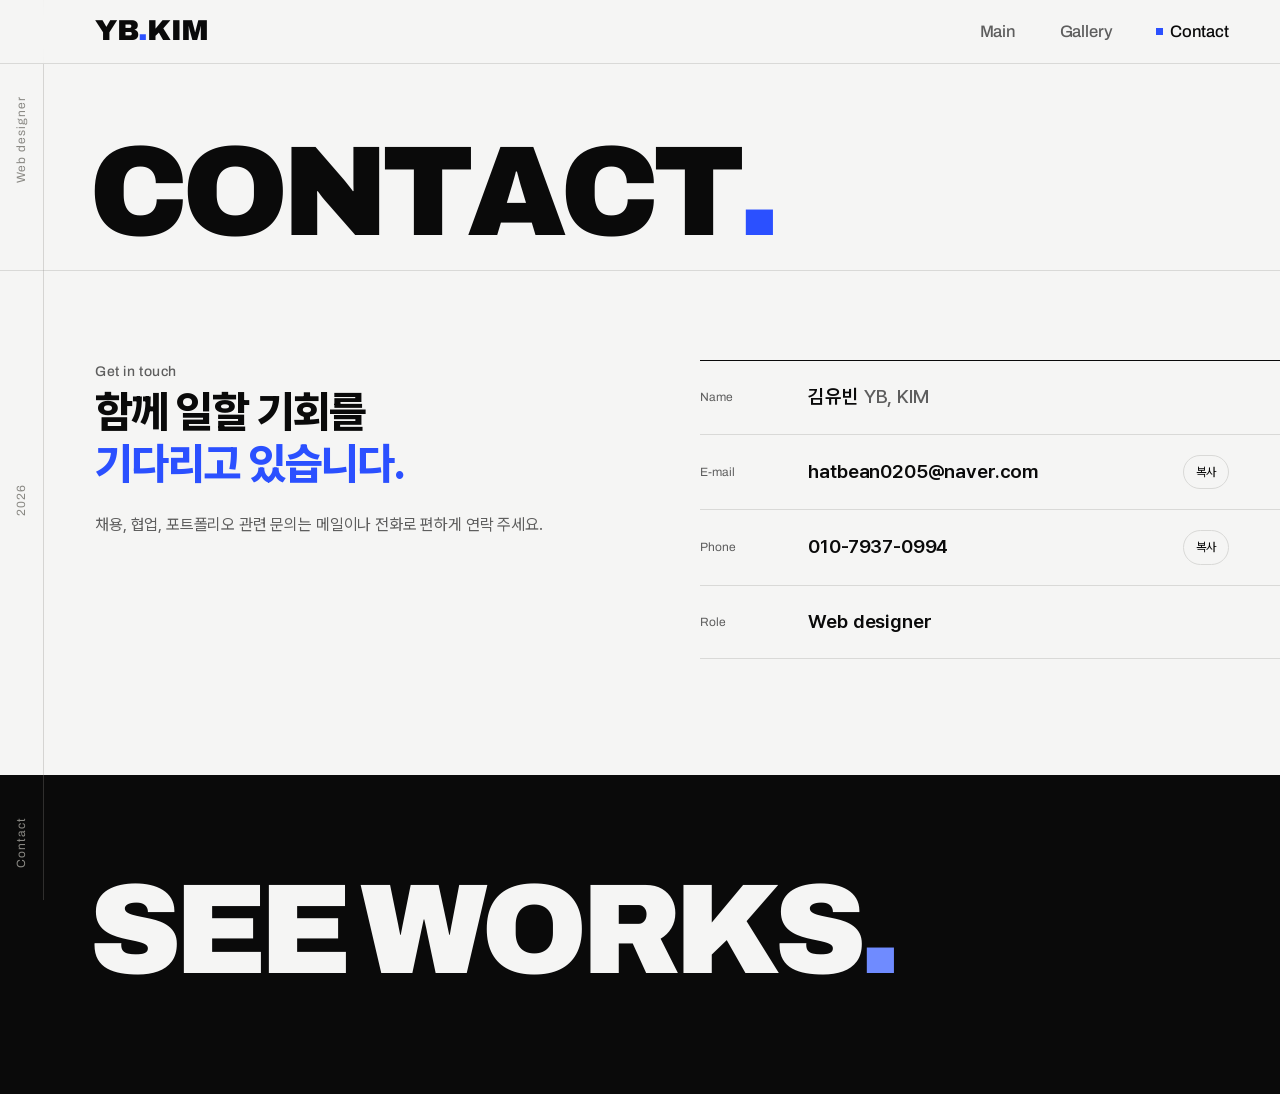
<file: contact.html>
<!doctype html>
<html lang="ko">
<head>
  <meta charset="utf-8">
  <meta name="viewport" content="width=device-width, initial-scale=1">
  <title>Contact · 김유빈 포트폴리오</title>
  <meta name="description" content="웹디자이너 김유빈 연락처">
  <link rel="preconnect" href="https://fonts.googleapis.com">
  <link rel="preconnect" href="https://fonts.gstatic.com" crossorigin>
  <link href="https://fonts.googleapis.com/css2?family=Archivo:wght@500;600;800;900&display=swap" rel="stylesheet">
  <link rel="stylesheet" href="css/style.css?v=20261110093029">
</head>
<body>
  <div class="side" aria-hidden="true">
    <span>Web designer</span>
    <span data-year>2026</span>
    <span>Contact</span>
  </div>

  <header class="hd wrap">
    <a class="logo" href="index.html">YB<i>.</i>KIM</a>
    <nav class="nav">
      <a href="index.html">Main</a>
      <a href="gallery.html">Gallery</a>
      <a href="contact.html" aria-current="page">Contact</a>
    </nav>
  </header>

  <main>
    <section class="page-hd wrap">
      <h1 class="page-word">CONTACT<span class="dot">.</span></h1>
    </section>

    <section class="contact-body wrap">
      <div>
        <p class="label"><span class="en">Get in touch</span></p>
        <h2 class="contact-lead">함께 일할 기회를<br><span class="hl">기다리고 있습니다.</span></h2>
        <p style="color:var(--ink-2);margin:0;max-width:30em">채용, 협업, 포트폴리오 관련 문의는 메일이나 전화로 편하게 연락 주세요.</p>
      </div>
      <ul class="contact-list">
        <li>
          <span class="k">Name</span>
          <span class="v">김유빈 <span style="color:var(--ink-2);font-weight:500">YB, KIM</span></span>
          <span></span>
        </li>
        <li>
          <span class="k">E-mail</span>
          <a class="v" href="mailto:hatbean0205@naver.com">hatbean0205@naver.com</a>
          <button class="copy" data-copy="hatbean0205@naver.com">복사</button>
        </li>
        <li>
          <span class="k">Phone</span>
          <a class="v" href="tel:01079370994">010-7937-0994</a>
          <button class="copy" data-copy="010-7937-0994">복사</button>
        </li>
        <li>
          <span class="k">Role</span>
          <span class="v">Web designer</span>
          <span></span>
        </li>
      </ul>
    </section>
  </main>

  <footer class="ft dark wrap">
    <p class="ft-word"><a href="gallery.html">SEE WORKS<span class="hl">.</span></a></p>
    <div class="ft-row">
      <span>© <span data-year>2026</span> Kim Yubin</span>
      <span><a href="mailto:hatbean0205@naver.com">hatbean0205@naver.com</a> ｜ <a href="tel:01079370994">010-7937-0994</a></span>
    </div>
  </footer>

  <script src="js/works.js?v=20261110093029"></script>
  <script src="js/main.js?v=20261110093029"></script>
</body>
</html>
</file>
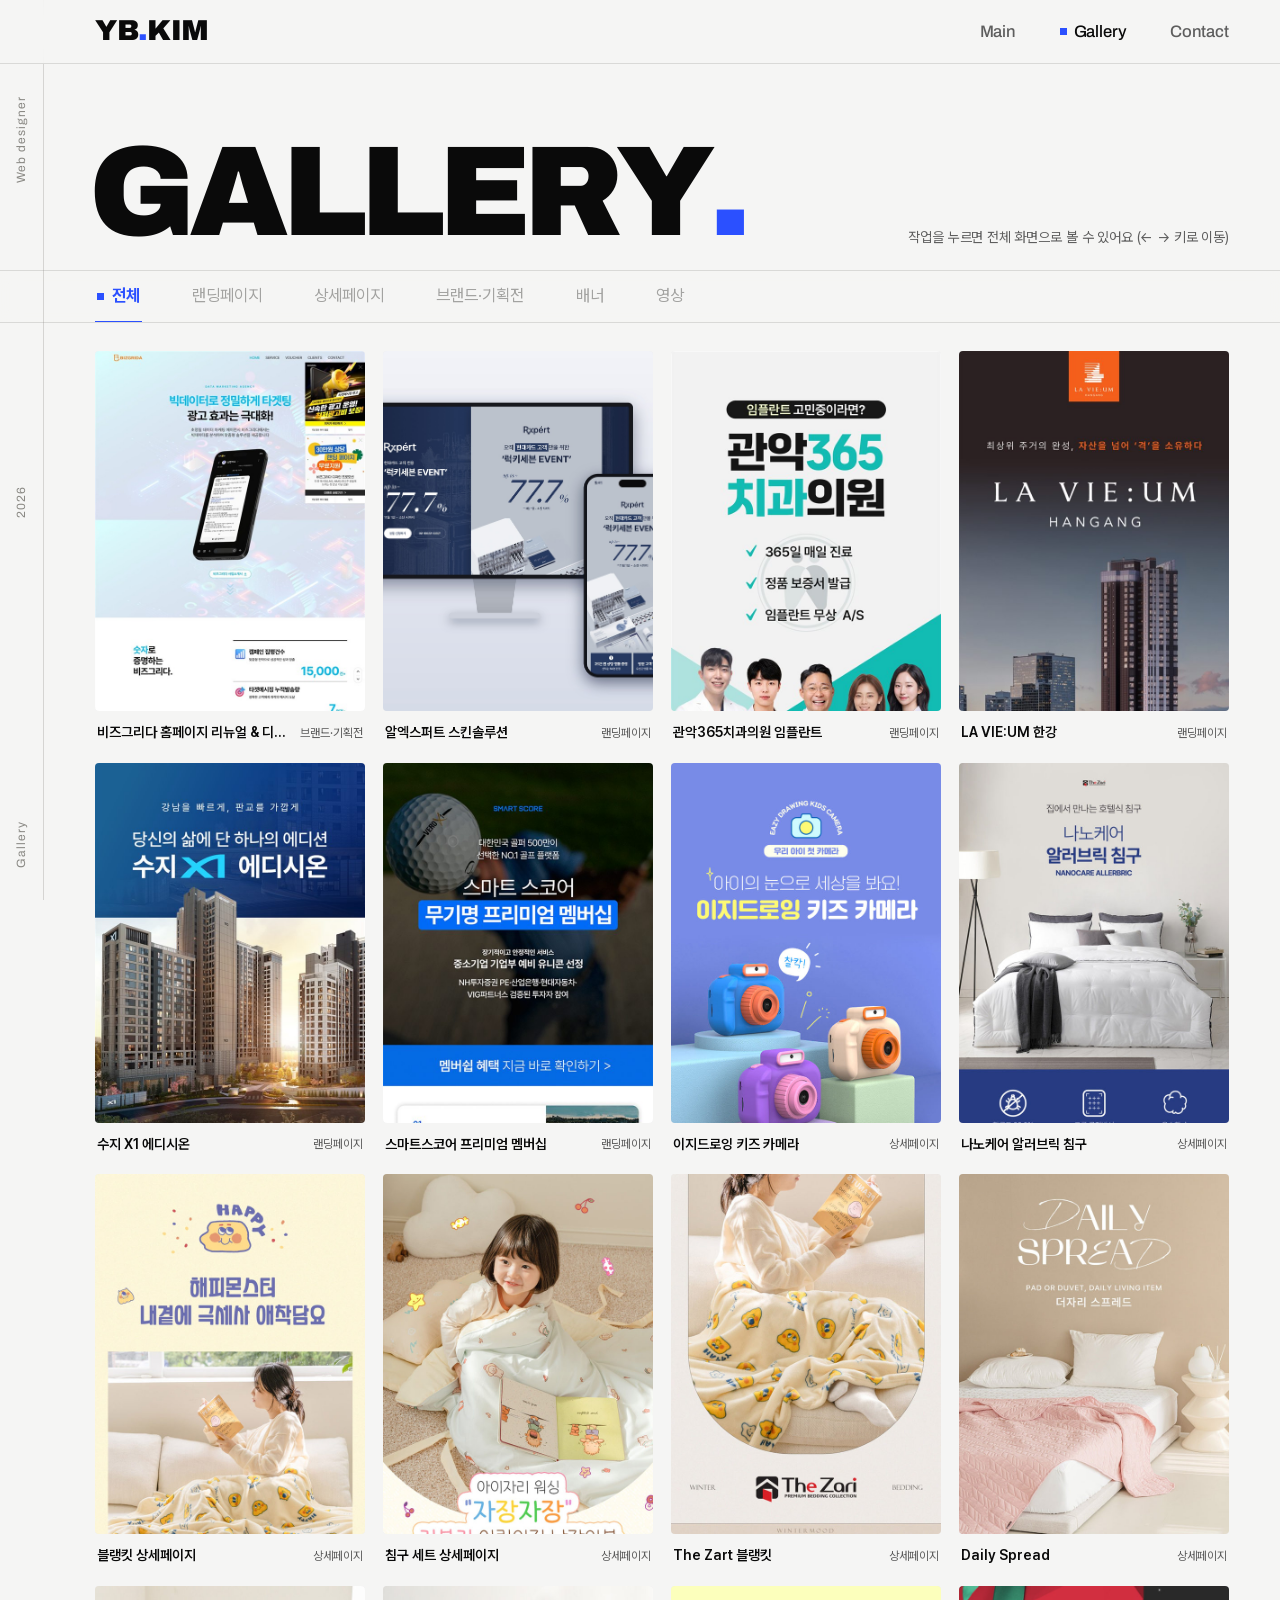
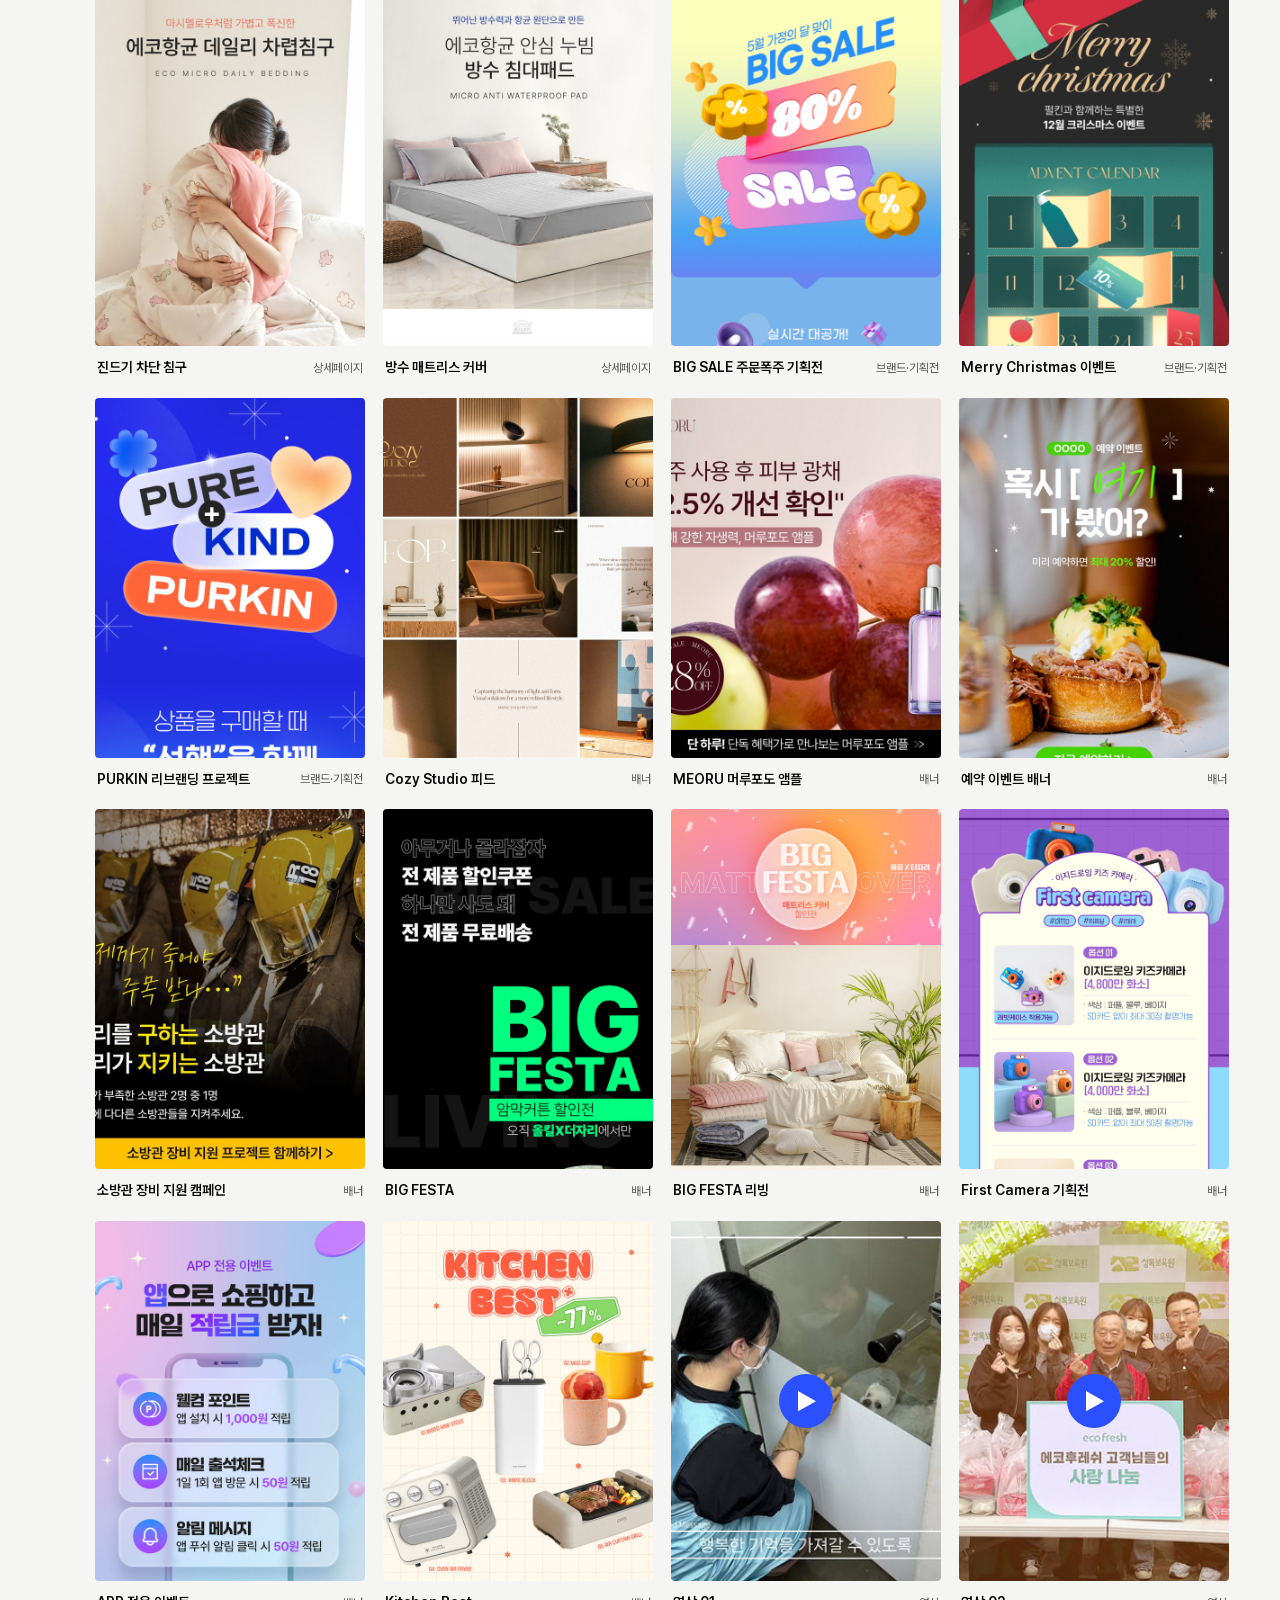
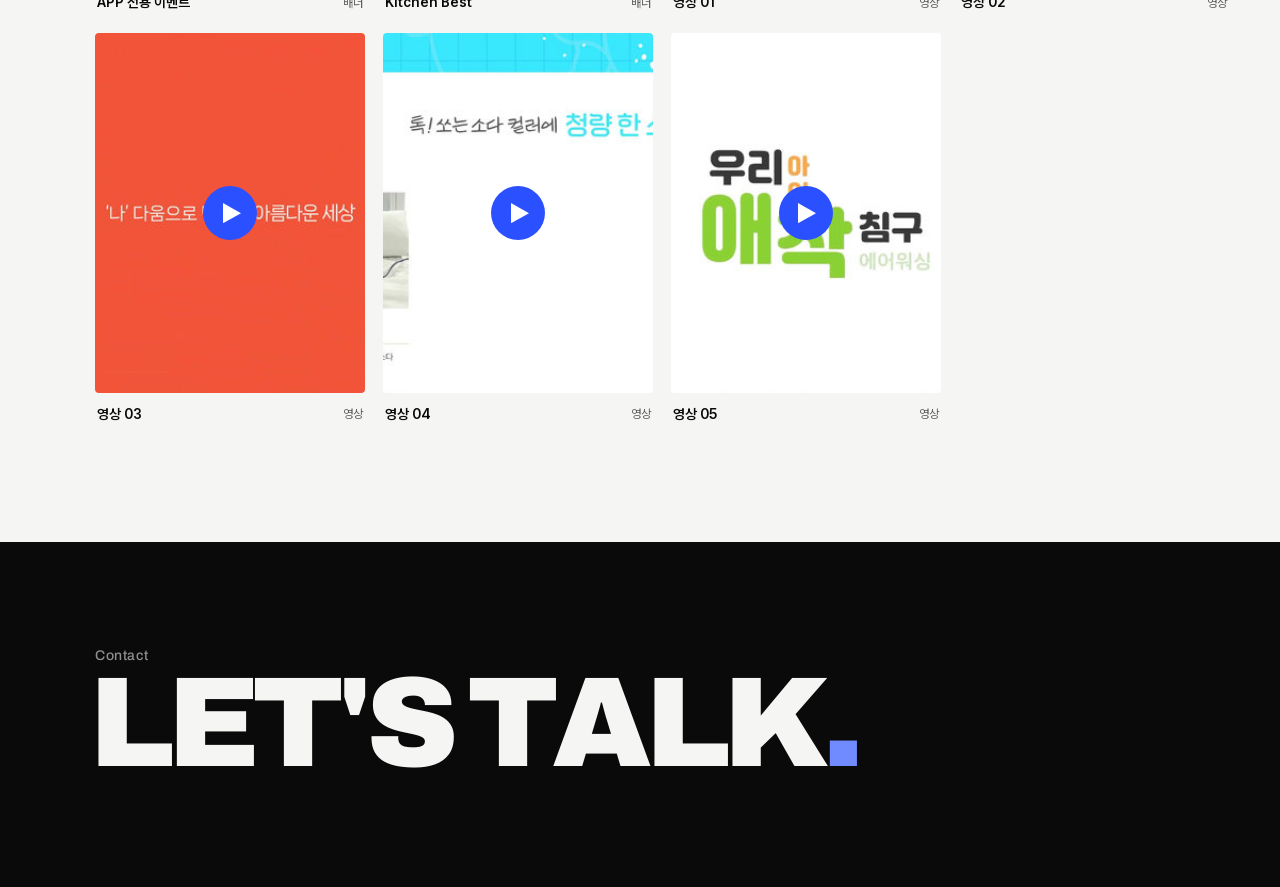
<file: gallery.html>
<!doctype html>
<html lang="ko">
<head>
  <meta charset="utf-8">
  <meta name="viewport" content="width=device-width, initial-scale=1">
  <title>Gallery · 김유빈 포트폴리오</title>
  <meta name="description" content="웹디자이너 김유빈의 전체 작업 갤러리">
  <link rel="preconnect" href="https://fonts.googleapis.com">
  <link rel="preconnect" href="https://fonts.gstatic.com" crossorigin>
  <link href="https://fonts.googleapis.com/css2?family=Archivo:wght@500;600;800;900&display=swap" rel="stylesheet">
  <link rel="stylesheet" href="css/style.css?v=20261110093029">
</head>
<body>
  <div class="side" aria-hidden="true">
    <span>Web designer</span>
    <span data-year>2026</span>
    <span>Gallery</span>
  </div>

  <header class="hd wrap">
    <a class="logo" href="index.html">YB<i>.</i>KIM</a>
    <nav class="nav">
      <a href="index.html">Main</a>
      <a href="gallery.html" aria-current="page">Gallery</a>
      <a href="contact.html">Contact</a>
    </nav>
  </header>

  <main>
    <section class="page-hd wrap">
      <h1 class="page-word">GALLERY<span class="dot">.</span></h1>
      <div class="page-sub">
        <span>작업을 누르면 전체 화면으로 볼 수 있어요 (← → 키로 이동)</span>
      </div>
    </section>

    <div class="filters wrap" id="filters" role="toolbar" aria-label="카테고리 필터"></div>

    <section class="gallery wrap">
      <div class="grid" id="gallery-grid"></div>
    </section>
  </main>

  <footer class="ft dark wrap">
    <p class="label"><span class="en">Contact</span></p>
    <p class="ft-word"><a href="contact.html">LET'S TALK<span class="hl">.</span></a></p>
    <div class="ft-row">
      <span>© <span data-year>2026</span> Kim Yubin</span>
      <span><a href="mailto:hatbean0205@naver.com">hatbean0205@naver.com</a> ｜ <a href="tel:01079370994">010-7937-0994</a></span>
    </div>
  </footer>

  <script src="js/works.js?v=20261110093029"></script>
  <script src="js/main.js?v=20261110093029"></script>
</body>
</html>
</file>
<file: css/style.css>
/* ─────────────────────────────────────────
   YB.KIM Portfolio
   ───────────────────────────────────────── */
:root {
  --paper: #f5f5f4;
  --paper-2: #e8e8e7;
  --ink: #0a0a0a;
  --ink-2: #5e5e5e;
  --line: #d9d9d7;
  --dark: #0a0a0a;
  --dark-2: #1a1a1a;
  --dark-line: #2c2c2c;
  --on-dark: #f5f5f4;
  --on-dark-2: #8f8f8f;
  --accent: #2b50ff;      /* 파랑: 배경·도형 */
  --accent-ink: #2b50ff;  /* 파랑: 밝은 바탕 위 글자 */
  --accent-lt: #6f8bff;   /* 파랑: 검정 바탕 위 글자 */
  --on-accent: #ffffff;

  --gutter: clamp(16px, 4vw, 56px);
  --side: 44px; /* 세로 라벨 영역 */
  --max: 1440px;

  /* 글자 크기 9단계 (Display는 .hero-word가 화면 폭에 맞춤) */
  --fs-d2: clamp(44px, 10vw, 160px);  /* Display 2: 갤러리·컨택 타이틀, 푸터 */
  --fs-h1: clamp(32px, 3.4vw, 48px);  /* H1: 소개 문구, 대표작 제목, 컨택 문구 */
  --fs-h2: clamp(24px, 2.4vw, 32px);  /* H2: 섹션 타이틀 */
  --fs-h3: clamp(18px, 1.5vw, 20px);  /* H3: 목차 제목, 연락처 값, 로고 */
  --fs-bl: clamp(16px, 1.3vw, 18px);  /* Body L: 메뉴, 갤러리 탭 */
  --fs-b: 16px;                       /* Body: 본문 */
  --fs-s: 14px;                       /* Small: 카드 제목, 목차, 역량, 버튼, 태그 */
  --fs-c: 12px;                       /* Caption: 라벨, 카테고리, 번호, 배지 */

  --f-ko: 'Pretendard Variable', 'Pretendard Local', Pretendard, -apple-system, 'Apple SD Gothic Neo', 'Malgun Gothic', sans-serif;
  --f-en: 'Archivo', 'Pretendard Variable', sans-serif;
}

@font-face {
  font-family: 'Pretendard Local';
  src: url('../assets/fonts/PretendardVariable.woff2') format('woff2-variations');
  font-weight: 45 920;
  font-display: swap;
}

*, *::before, *::after { box-sizing: border-box; }
html { -webkit-text-size-adjust: 100%; scroll-behavior: smooth; }
body {
  margin: 0;
  background: var(--paper);
  color: var(--ink);
  font-family: var(--f-ko);
  font-size: var(--fs-b);
  line-height: 1.7;
  letter-spacing: -0.01em;
  word-break: keep-all;
  -webkit-font-smoothing: antialiased;
  overflow-x: hidden;
}
img, video { display: block; max-width: 100%; }
a { color: inherit; text-decoration: none; }
button { font: inherit; color: inherit; background: none; border: 0; padding: 0; cursor: pointer; }
::selection { background: var(--accent); color: var(--on-accent); }

.en { font-family: var(--f-en); }
.hl { color: var(--accent-ink); }
.dark .hl, .is-dark .hl { color: var(--accent-lt); }

/* ── 세로 사이드 라벨 ── */
.side {
  position: fixed; top: 0; bottom: 0; left: 0; width: var(--side);
  display: flex; flex-direction: column; justify-content: space-between; align-items: center;
  padding: 96px 0 32px;
  font-family: var(--f-en); font-size: var(--fs-c); letter-spacing: .08em; color: #8a8984;
  border-right: 1px solid rgba(138, 137, 132, .3);
  z-index: 40; pointer-events: none;
}
.side span { writing-mode: vertical-rl; transform: rotate(180deg); white-space: nowrap; }
@media (max-width: 900px) { .side { display: none; } :root { --side: 0px; } }

.wrap { padding-left: calc(var(--side) + var(--gutter)); padding-right: var(--gutter); overflow-x: clip; }
.hd.wrap { overflow-x: visible; }

/* ── 헤더 ── */
.hd {
  position: sticky; top: env(safe-area-inset-top, 0px); z-index: 50;
  display: flex; align-items: center; justify-content: space-between;
  height: 64px;
  background: color-mix(in srgb, var(--paper) 86%, transparent);
  backdrop-filter: blur(10px);
  border-bottom: 1px solid var(--line);
}
.logo { font-family: var(--f-en); font-weight: 900; font-size: calc(var(--fs-h3) * 1.5); line-height: 1; letter-spacing: -0.02em; }
.logo i { font-style: normal; color: var(--accent-ink); }
.nav { display: flex; gap: clamp(20px, 3.4vw, 48px); font-family: var(--f-en); font-size: var(--fs-bl); font-weight: 500; }
.nav a { display: inline-flex; align-items: center; gap: 7px; padding: 4px 0; color: var(--ink-2); transition: color .2s; }
.nav a:hover, .nav a[aria-current] { color: var(--ink); }
.nav a[aria-current]::before {
  content: ''; width: 7px; height: 7px; flex: none;
  border-radius: 0; background: var(--accent);
}

/* ── 공통 섹션 라벨 ── */
.label {
  display: flex; align-items: baseline; gap: 12px;
  font-size: var(--fs-s); font-weight: 500; color: var(--ink-2); margin: 0 0 2px;
}
.label .en { font-weight: 500; letter-spacing: .04em; }
.title { font-size: var(--fs-h1); font-weight: 800; line-height: 1.2; margin: 0; letter-spacing: -0.04em; }

/* ── HERO ── */
/* PORTFOLIO. 위 여백 = 아래(소개 구간) 여백 */
.hero { --hf-pad: clamp(56px, 8vw, 120px); --hf-pad-b: clamp(32px, 3vw, 48px); padding-top: var(--hf-pad); padding-bottom: 0; }
.hero-word {
  font-family: var(--f-en); font-weight: 900;
  /* 컨테이너 폭에 'PORTFOLIO.'가 꽉 차도록 */
  font-size: min(calc((100vw - var(--side) - 2 * var(--gutter)) / 6.25), 300px);
  line-height: .8; letter-spacing: -0.055em;
  margin: 0 0 0 -0.06em;
  white-space: nowrap;
}
.hero-word .dot { color: var(--accent); }
/* 역량 */
/* 히어로 맨 아래, 선은 화면 양끝까지 (wrap 여백만큼 바깥으로) */
.skills {
  list-style: none;
  margin: 0 calc(-1 * var(--gutter)) 0 calc(-1 * (var(--side) + var(--gutter)));
  padding: 20px var(--gutter) 20px calc(var(--side) + var(--gutter));
  display: flex; flex-wrap: wrap; justify-content: space-between; gap: 16px clamp(24px, 3vw, 48px);
  border-top: 1px solid var(--line);
}
.skills li { display: flex; align-items: center; gap: 12px; min-width: 0; }
.sk-icon {
  flex: none; width: 36px; height: 36px; border-radius: 8px;
  display: grid; place-items: center;
  font-family: var(--f-en); font-weight: 800; font-size: var(--fs-s); letter-spacing: -0.02em;
  background: var(--ink); color: var(--paper);
}
.sk-code { font-size: var(--fs-c); }
.sk-figma svg { width: 14px; height: 21px; }
.sk-name { font-family: var(--f-en); font-size: var(--fs-s); font-weight: 500; white-space: nowrap; }
.sk-dots { margin-left: 6px; display: flex; gap: 5px; }
.sk-dots i { width: 9px; height: 9px; border-radius: 0; background: var(--line); }
.sk-dots i.on { background: var(--accent); }
@media (max-width: 700px) {
  .skills { flex-direction: column; }
  .sk-dots { margin-left: auto; }
}

.hero-foot {
  --hf-gap: clamp(24px, 5vw, 80px);
  --hf-pad: clamp(56px, 8vw, 120px);
  --hf-pad-b: clamp(32px, 3vw, 48px);
  display: grid; grid-template-columns: 1.2fr 1fr; gap: var(--hf-gap);
  padding: var(--hf-pad) 0 var(--hf-pad-b);
}
.intro-name { font-size: var(--fs-h1); font-weight: 800; line-height: 1.2; letter-spacing: -0.04em; margin: 0 0 36px; }
.intro-name small { display: block; font-family: var(--f-en); font-size: .42em; font-weight: 500; letter-spacing: 0; color: var(--ink-2); margin-top: 8px; }
.intro p { margin: 0; max-width: 34em; color: var(--ink-2); }
/* About · Contents: 같은 제목, 같은 높이, 내용은 아래 정렬 */
.intro, .contents { display: flex; flex-direction: column; }
.intro .intro-name { margin-top: auto; }
.hero-foot .col-head {
  font-family: var(--f-en); font-weight: 900; font-size: var(--fs-h3); letter-spacing: -0.02em;
  margin: 0 0 clamp(32px, 4vw, 56px); padding-top: 14px; padding-bottom: 14px;
  border-top: 1px solid var(--line); border-bottom: 1px solid var(--line); color: var(--ink);
}
.hero-foot .intro .col-head { max-width: none; margin-left: calc(-1 * (var(--side) + var(--gutter))); padding-left: calc(var(--side) + var(--gutter)); margin-right: calc(-1 * var(--hf-gap)); }
.hero-foot .contents .col-head { margin-right: calc(-1 * var(--gutter)); padding-right: var(--gutter); margin-bottom: 0; }
.intro p strong { color: var(--ink); font-weight: 600; }
.intro-name .intro-lead { display: block; margin-bottom: 16px; }
.intro .intro-text { font-size: var(--fs-bl); line-height: 1.7; max-width: none; }
.intro-text .ln { display: block; }
.intro-text .m-br { display: none; }

.contents { align-self: stretch; position: relative; margin-bottom: calc(-1 * var(--hf-pad-b)); }
/* 두 칸 사이 세로선: 제목 줄 위 선부터 역량 줄 선까지 */
.contents::before {
  content: ""; position: absolute; top: 0; bottom: 0;
  left: calc(-1 * var(--hf-gap) / 2); border-left: 1px solid var(--line);
}
/* 목차는 제목 줄 바로 아래부터 역량 줄까지 칸을 꽉 채움 */
.contents ol { list-style: none; margin: 0 0 0 calc(-1 * var(--hf-gap) / 2); padding: 0; flex: 1; display: flex; flex-direction: column; }
.contents li { flex: 1; display: flex; }
.contents li a { flex: 1; }
.contents li:last-child a { border-bottom: 0; }
.contents li a {
  display: grid; grid-template-columns: 96px 1fr auto; align-items: center;
  padding: 14px 0 14px calc(var(--hf-gap) / 2); border-bottom: 1px solid var(--line);
  transition: padding .25s;
}
.contents li a:hover { padding-left: calc(var(--hf-gap) / 2 + 8px); }
.contents li a:hover .n { color: var(--accent-ink); }
.contents .n { font-family: var(--f-en); font-weight: 600; font-size: var(--fs-c); color: var(--ink-2); }
.contents .t { font-size: var(--fs-h3); font-weight: 600; }
.contents .c { font-family: var(--f-en); font-size: var(--fs-c); color: var(--ink-2); }

/* ── SELECTED WORKS (dark) ── */
.dark { background: var(--dark); color: var(--on-dark); }
.dark .label { color: var(--on-dark-2); }
.works { padding-top: clamp(64px, 9vw, 128px); padding-bottom: clamp(64px, 9vw, 128px); }
.works-head { display: flex; justify-content: space-between; align-items: end; gap: 24px; margin-bottom: 24px; }
.works-head .title { color: var(--on-dark); }
.works-head p { margin: 0; color: var(--on-dark-2); font-size: var(--fs-s); text-align: right; }

.feat {
  display: grid; grid-template-columns: 1fr 1.05fr; gap: clamp(24px, 5vw, 88px); align-items: center;
  position: relative;
  padding: clamp(40px, 5vw, 64px) 0;
}
/* 구역 구분선: wrap 여백을 넘어 화면 양끝까지 */
.feat::before, .ft-row::before {
  content: ''; position: absolute; top: 0;
  left: calc(-1 * (var(--side) + var(--gutter))); right: calc(-1 * var(--gutter));
  border-top: 1px solid var(--dark-line);
}
.feat:nth-child(even) .feat-media { order: -1; }
/* 번호: PORTFOLIO. 와 같은 글꼴 + 파랑 네모 점 */
.feat-no {
  font-family: var(--f-en); font-weight: 900; font-size: clamp(40px, 4vw, 64px);
  line-height: .8; letter-spacing: -0.055em; color: var(--on-dark);
  margin-bottom: 30px;
}
.feat-no::after {
  content: ""; display: inline-block; width: .2em; height: .2em; margin-left: .06em;
  background: var(--accent);
}
.feat h3 { font-size: var(--fs-h1); font-weight: 800; line-height: 1.2; letter-spacing: -0.04em; margin: 0 0 10px; }
.feat-desc { margin: 0; color: #c9c8c2; max-width: 30em; }
/* 케이스 스터디: 항목 이름 + 내용 */
.case { margin: 0; max-width: 34em; }
.case > div { display: grid; grid-template-columns: 56px minmax(0, 1fr); gap: 12px; padding: 12px 0; border-top: 1px solid var(--dark-line); }
.case > div:first-child { border-top: 0; padding-top: 0; }
.case dt { font-size: var(--fs-s); font-weight: 600; color: var(--accent-lt); line-height: 1.7; }
.case dd { margin: 0; color: #c9c8c2; }
.case-link { margin-top: 20px; color: var(--on-dark); }
.feat-media.is-empty { cursor: default; }
.feat-media.is-empty::after { content: none; }
.tags { display: flex; flex-wrap: wrap; gap: 4px 14px; margin: 0 0 20px; padding: 0; list-style: none; }
.tags li { font-size: var(--fs-s); font-weight: 500; color: var(--accent-lt); }
.tags li::before { content: '#'; }
.btn-view {
  display: inline-flex; align-items: center; gap: 10px;
  font-family: var(--f-en); font-weight: 600; font-size: var(--fs-s);
  padding: 12px 20px; border-radius: 99px;
  background: var(--on-dark); color: var(--dark);
  transition: background .2s, gap .2s;
}
.btn-view:hover { background: var(--accent); color: var(--on-accent); gap: 16px; }

/* 긴 상세페이지 미리보기: 마우스 위치에 따라 위/아래로 스크롤 (main.js) */
.feat-media {
  position: relative; display: block; width: 100%;
  height: clamp(420px, 46vw, 660px);
  overflow: hidden; border-radius: 6px;
  background: var(--dark-2);
  cursor: zoom-in;
}
/* 어두운 작업도 검정 배경과 구분되게 얇은 테두리 */
.feat-media::before {
  content: ''; position: absolute; inset: 0; z-index: 1; pointer-events: none;
  border: 1px solid rgba(255, 255, 255, .16); border-radius: inherit;
}
.feat-media img { width: 100%; height: auto; will-change: transform; }
.feat-media::after {
  content: '위·아래로 마우스를 움직여 보세요';
  position: absolute; left: 12px; bottom: 12px;
  font-size: var(--fs-c); padding: 5px 10px; border-radius: 99px;
  background: rgba(20, 20, 20, .72); color: #fff; backdrop-filter: blur(4px);
  transition: opacity .3s;
}
.feat-media:hover::after { opacity: 0; }
@media (hover: none) { .feat-media::after { content: '탭해서 전체 보기'; } }

/* ── 갤러리 미리보기 / 공통 그리드 ── */
.more { padding-top: clamp(64px, 9vw, 120px); padding-bottom: clamp(64px, 9vw, 120px); }
/* 대표 작업과 같은 리듬: 제목 → 24px → 화면 끝까지 선 → 콘텐츠 */
.more-head { position: relative; display: flex; justify-content: space-between; align-items: end; gap: 24px; padding-bottom: 24px; margin-bottom: clamp(40px, 5vw, 64px); }
.more-head::after {
  content: ''; position: absolute; bottom: 0;
  left: calc(-1 * (var(--side) + var(--gutter))); right: calc(-1 * var(--gutter));
  border-top: 1px solid var(--line);
}
.link-arrow { display: inline-flex; gap: 8px; font-size: var(--fs-s); font-weight: 600; white-space: nowrap; transition: color .2s; }
.link-arrow:hover { color: var(--accent-ink); }

.grid { display: grid; grid-template-columns: repeat(4, minmax(0, 1fr)); gap: clamp(10px, 1.4vw, 20px); }
@media (max-width: 1100px) { .grid { grid-template-columns: repeat(3, minmax(0, 1fr)); } }
@media (max-width: 700px) { .grid { grid-template-columns: repeat(2, minmax(0, 1fr)); } .card-meta span { display: none; } }

.card { display: block; text-align: left; width: 100%; }
.card-img {
  position: relative; aspect-ratio: 3 / 4; overflow: hidden; border-radius: 4px;
  background: var(--paper-2);
}
.card-img img { width: 100%; height: 100%; object-fit: cover; object-position: top; transition: transform .6s cubic-bezier(.2, .7, .2, 1); }
.card.is-video .card-img img { object-position: center; }
.card:hover .card-img img { transform: scale(1.04); }
.card-play {
  position: absolute; inset: 0; margin: auto; width: 54px; height: 54px; border-radius: 50%;
  display: grid; place-items: center; background: var(--accent); color: var(--on-accent);
}
.card-play svg { width: 18px; margin-left: 3px; }
.card-meta { display: flex; justify-content: space-between; gap: 8px; padding: 10px 2px 0; font-size: var(--fs-s); }
.card-meta b { font-weight: 600; overflow: hidden; text-overflow: ellipsis; white-space: nowrap; }
.card-meta span { color: var(--ink-2); white-space: nowrap; font-size: var(--fs-c); align-self: center; }

/* ── 페이지 타이틀 (갤러리/컨택) ── */
.page-hd { display: flex; flex-wrap: wrap; justify-content: space-between; align-items: flex-end; gap: 16px 24px; padding-top: clamp(40px, 6vw, 80px); padding-bottom: 24px; border-bottom: 1px solid var(--line); }
.page-word {
  font-family: var(--f-en); font-weight: 900;
  font-size: var(--fs-d2); line-height: .82; letter-spacing: -0.055em;
  margin: 0 0 0 -0.05em; white-space: nowrap;
}
.page-word .dot { color: var(--accent); }
.page-sub { display: flex; gap: 24px; font-size: var(--fs-s); line-height: 1.2; color: var(--ink-2); }

/* ── 필터 ── */
.filters {
  position: sticky; top: calc(64px + env(safe-area-inset-top, 0px)); z-index: 30;
  padding-top: 0; padding-bottom: 0;
  border-bottom: 1px solid var(--line); /* 화면 양끝까지 */
  background: color-mix(in srgb, var(--paper) 92%, transparent); backdrop-filter: blur(10px);
}
/* 밑줄 탭: 선은 콘텐츠 영역 끝까지 */
.tabs {
  display: flex;
  overflow-x: auto; scrollbar-width: none;
}
.tabs::-webkit-scrollbar { display: none; }
.tabs-inner { display: flex; gap: clamp(20px, 4vw, 48px); flex: 1 0 auto; }
.chip {
  position: relative; flex: none;
  padding: 10px 2px 13px;
  font-size: var(--fs-bl); font-weight: 400; color: #a3a3a1;
  transition: color .2s;
}
.chip::after {
  content: ''; position: absolute; left: 0; right: 0; bottom: -1px; height: 2px;
  background: var(--accent); transform: scaleX(0); transition: transform .25s;
}
.chip:hover { color: var(--ink); }
.chip[aria-pressed="true"] { color: var(--accent-ink); font-weight: 700; }
/* 선택된 탭: 앞에 파랑 네모점 */
.chip[aria-pressed="true"]::before { content: ""; display: inline-block; width: 7px; height: 7px; margin-right: 8px; vertical-align: middle; background: var(--accent); }
.chip[aria-pressed="true"]::after { transform: scaleX(1); }
.chip:focus-visible { outline: 2px solid var(--accent); outline-offset: 2px; border-radius: 2px; }
.gallery { padding-top: 28px; padding-bottom: clamp(64px, 9vw, 120px); }
.gallery .card { animation: rise .8s cubic-bezier(.2, .8, .2, 1) both; }
@keyframes rise { from { opacity: 0; transform: translateY(28px); } }

/* ── CONTACT ── */
.contact-body { display: grid; grid-template-columns: 1fr 1fr; gap: clamp(32px, 6vw, 96px); padding-top: clamp(48px, 7vw, 96px); padding-bottom: clamp(64px, 9vw, 128px); }
.contact-lead { font-size: var(--fs-h1); font-weight: 800; line-height: 1.2; letter-spacing: -0.04em; margin: 0 0 20px; }
.contact-list { list-style: none; margin: 0; padding: 0; border-top: 1px solid var(--ink); }
.contact-list li { display: grid; grid-template-columns: 96px 1fr auto; align-items: center; gap: 12px; padding: 20px 0; border-bottom: 1px solid var(--line); }
/* 목록 선도 화면 오른쪽 끝까지 (모바일은 양쪽 끝까지) */
.contents ol, .contact-list { margin-right: calc(-1 * var(--gutter)); }
.contents li a, .contact-list li { padding-right: var(--gutter); }
.contact-list .k { font-family: var(--f-en); font-size: var(--fs-c); color: var(--ink-2); }
.contact-list .v { font-size: var(--fs-h3); font-weight: 600; word-break: break-all; }
/* 목차와 같은 호버: 살짝 밀리고 파랑, 링크는 화살표 */
.contact-list li { transition: padding .25s; }
.contact-list li:hover { padding-left: 8px; }
.contact-list .k, .contact-list .v { transition: color .2s; }
.contact-list li:hover .k, .contact-list li:hover .v { color: var(--accent-ink); }
.contact-list a.v::after { content: " →"; opacity: 0; transition: opacity .25s; }
.contact-list li:hover a.v::after { opacity: 1; }
.copy {
  font-size: var(--fs-c); padding: 6px 12px; border-radius: 99px; border: 1px solid var(--line);
  transition: background .2s, border-color .2s;
}
.copy:hover { border-color: var(--ink); }
.copy.done { background: var(--accent); border-color: var(--accent); color: var(--on-accent); }

/* ── 푸터 ── */
.ft { padding-top: clamp(56px, 8vw, 112px); padding-bottom: 28px; }
.ft-word { font-family: var(--f-en); font-weight: 900; font-size: var(--fs-d2); line-height: .85; letter-spacing: -0.055em; margin: 0 0 0 -0.05em; white-space: nowrap; }
.ft-word a:hover { color: var(--accent-lt); }
.ft-row { position: relative; display: flex; flex-wrap: wrap; justify-content: space-between; gap: 12px 32px; margin-top: 40px; padding-top: 20px; font-size: var(--fs-c); color: var(--on-dark-2); }
.ft-row a:hover { color: var(--accent-lt); }

/* ── 뷰어 (전체 보기) ── */
.viewer {
  position: fixed; inset: 0; z-index: 100;
  display: none; flex-direction: column;
  background: rgba(10, 10, 10, .96); color: var(--on-dark);
}
.viewer.open { display: flex; }
.viewer-bar {
  flex: none; display: flex; align-items: center; justify-content: space-between; gap: 16px;
  height: 60px; padding: 0 var(--gutter); border-bottom: 1px solid var(--dark-line);
}
.viewer-title { font-weight: 600; overflow: hidden; text-overflow: ellipsis; white-space: nowrap; }
.viewer-title span { color: var(--on-dark-2); font-weight: 400; margin-left: 10px; font-size: var(--fs-c); }
.viewer-ctrl { display: flex; gap: 6px; flex: none; }
.viewer-ctrl button {
  width: 40px; height: 40px; border-radius: 50%; display: grid; place-items: center;
  border: 1px solid var(--dark-line); transition: background .2s, color .2s, border-color .2s;
}
.viewer-ctrl button:hover { background: var(--accent); border-color: var(--accent); color: var(--on-accent); }
.viewer-ctrl svg { width: 16px; height: 16px; }
.viewer-body { flex: 1; overflow-y: auto; overscroll-behavior: contain; padding: 32px var(--gutter) 64px; }
.viewer-body img { margin: 0 auto; width: 100%; max-width: min(860px, var(--nat, 860px)); height: auto; }
.viewer-body img + img { margin-top: 24px; }

/* 리뉴얼 전/후 비교: 한 번의 스크롤로 두 창이 같은 페이지끼리 맞춰 내려가고, 끝나면 합쳐져 탭 보기로 */
.viewer-body.is-compare { padding: 0; overflow: hidden; display: flex; background: var(--dark); }
.cmp-scroll { flex: 1; overflow-y: auto; overscroll-behavior: contain; }
.cmp-sticky {
  --m: 0;
  position: sticky; top: 0; display: flex;
  height: calc(100vh - 60px); overflow: hidden;
}
.cmp-col { position: relative; overflow: hidden; min-width: 0; }
.cmp-col[data-col="before"] { flex: calc(1 - var(--m)) 1 0; opacity: calc(1 - var(--m)); }
.cmp-col[data-col="after"] { flex: 1 1 0; border-left: 1px solid rgba(255, 255, 255, calc(.12 * (1 - var(--m)))); }
.cmp-strip { will-change: transform; }
.viewer-body .cmp-strip img { width: 100%; max-width: none; margin: 0; }
.cmp-label {
  position: absolute; top: 14px; left: 50%; z-index: 1; transform: translateX(-50%); margin: 0;
  padding: 6px 14px; border-radius: 99px; white-space: nowrap;
  font-size: var(--fs-s); font-weight: 700; color: var(--on-dark); background: rgba(10, 10, 10, .78);
}
.cmp-col[data-col="after"] .cmp-label { color: var(--accent-lt); }
.cmp-pages { min-height: calc(100vh - 60px); padding-bottom: 64px; }
.cmp-pages-tabs {
  position: sticky; top: 0; z-index: 2; display: flex; gap: clamp(16px, 2.4vw, 32px);
  overflow-x: auto; scrollbar-width: none; padding: 0 var(--gutter);
  background: rgba(10, 10, 10, .96); border-bottom: 1px solid var(--dark-line);
}
.cmp-pages-tabs::-webkit-scrollbar { display: none; }
.cmp-pages-tabs button {
  position: relative; flex: none; padding: 16px 2px 14px;
  font-size: var(--fs-s); font-weight: 500; color: var(--on-dark-2); transition: color .2s;
}
.cmp-pages-tabs button:hover { color: var(--on-dark); }
.cmp-pages-tabs button[aria-selected="true"] { color: var(--accent-lt); font-weight: 700; }
.cmp-pages-tabs button[aria-selected="true"]::after { content: ''; position: absolute; left: 0; right: 0; bottom: -1px; height: 2px; background: var(--accent-lt); }
.cmp-page { padding: 24px var(--gutter) 0; }
.viewer-body .cmp-page img { width: 100%; max-width: 960px; }
.viewer-body img.is-long { max-width: min(380px, var(--nat, 380px)); cursor: zoom-in; }
.viewer-body img.is-long.zoomed { max-width: min(860px, var(--nat, 860px)); cursor: zoom-out; }
.viewer-body video { margin: auto; width: 100%; max-width: 1280px; max-height: calc(100vh - 140px); background: #000; }
.viewer-body.is-video { display: flex; align-items: center; }
.viewer-body.is-page { padding: 0; overflow: hidden; }
.viewer-body iframe { display: block; width: 100%; height: 100%; border: 0; background: #fff; }
body.lock { overflow: hidden; }

/* ── 인터랙션 ── */
/* 스크롤 진입 시 아래에서 올라오기 */
.motion [data-reveal] {
  opacity: 0; transform: translateY(28px);
  transition: opacity .8s ease, transform .9s cubic-bezier(.2, .8, .2, 1);
  transition-delay: var(--d, 0ms);
}
.motion [data-reveal].in { opacity: 1; transform: none; }
.motion .feat[data-reveal] .feat-media { clip-path: inset(12% 0 0 0 round 6px); transition: clip-path 1.1s cubic-bezier(.2, .8, .2, 1) .1s; }
.motion .feat[data-reveal].in .feat-media { clip-path: inset(0 0 0 0 round 6px); }

/* 역량 점: 나타날 때 하나씩 채워짐 */
.motion .skills[data-reveal] .sk-dots i.on { background: var(--line); transition: background .3s ease; }
.motion .skills[data-reveal].in .sk-dots i.on { background: var(--accent); transition-delay: calc(var(--i) * 110ms + 300ms); }
.motion .skills[data-reveal] .sk-icon { transition: transform .5s cubic-bezier(.3, 1.6, .5, 1); }
.skills li:hover .sk-icon { transform: rotate(-8deg) scale(1.08); }

/* 호버 규칙 통일: 글자는 파랑, 링크는 화살표가 나타남, 이미지는 살짝 확대 */
.card-meta b { transition: color .2s; }
.card:hover .card-meta b { color: var(--accent-ink); }

.contents li a::after, .link-arrow::after {
  content: '→'; opacity: 0; transform: translateX(-6px); transition: opacity .25s, transform .25s;
}
.contents li a::after { margin-left: 10px; grid-column: 4; }
.contents li a { grid-template-columns: 96px 1fr auto 18px; }
.contents li a:hover::after, .link-arrow:hover::after { opacity: 1; transform: none; }
.contents li a .t { transition: color .2s; }
.contents li a:hover .t { color: var(--accent-ink); }

/* 큰 영문 타이틀: 마우스 올리면 전체가 파랑 (LET'S TALK.와 같은 효과) */
.hero-word, .page-word { transition: color .3s; cursor: default; }
@media (hover: hover) {
  .hero-word:hover, .page-word:hover { color: var(--accent); }
/* 호버 시 점은 색 반전 */
.hero-word .dot, .page-word .dot { transition: color .3s; }
  .hero-word:hover .dot, .page-word:hover .dot { color: var(--ink); }
}

/* 위쪽 큰 타이틀: 처음 뜰 때 한 글자씩 올라옴 (호버 효과는 단어 전체 색만) */
.hero-word .ch, .page-word .ch { display: inline-block; }
.motion .hero-word .ch, .motion .page-word .ch {
  animation: chUp .9s cubic-bezier(.2, .8, .2, 1) both;
  animation-delay: calc(var(--i) * 55ms + 80ms);
}
@keyframes chUp { from { opacity: 0; transform: translateY(45%) rotate(4deg); } }

/* 푸터 LET'S TALK.: 글자에 마우스 올리면 그 글자만 살짝 튐 */
.ft-word .ch { display: inline-block; transition: transform .35s cubic-bezier(.3, 1.6, .5, 1), color .2s; }
.ft-word .ch:hover { transform: translateY(-10%); color: var(--accent-lt); transition-duration: .15s; }

/* 헤더: 스크롤하면 그림자 */
.hd { transition: box-shadow .3s; }
.hd.scrolled { box-shadow: 0 6px 24px -12px rgba(0, 0, 0, .18); }

/* 육각 번호: 대표작 호버 시 회전 */

/* ── 반응형 ── */
@media (max-width: 900px) {
  /* 모바일: 소개 문장 줄바꿈, 소개 → 역량 순서, 목차는 숨김 */
  .intro-text .m-br { display: inline; }
  .intro-text .ln-gap { margin-top: 1em; }
  .hero { display: flex; flex-direction: column; }
  .hero-foot { display: contents; }
  .hero .intro { order: 1; margin-top: var(--hf-pad); }
  .hero .skills { order: 2; margin-top: var(--hf-pad-b); }
  .hero .contents { display: none; }
  .contents::before { display: none; }
  .hero-foot, .contact-body { grid-template-columns: 1fr; }
  .contents ol, .contact-list { margin-left: calc(-1 * var(--gutter)); }
  .hero-foot .intro .col-head, .hero-foot .contents .col-head { margin-left: calc(-1 * var(--gutter)); margin-right: calc(-1 * var(--gutter)); padding-left: var(--gutter); padding-right: var(--gutter); }
  .contents li a, .contact-list li { padding-left: var(--gutter); }
  .contents li a:hover, .contact-list li:hover { padding-left: calc(var(--gutter) + 8px); }
  .feat { grid-template-columns: 1fr; }
  .feat:nth-child(even) .feat-media { order: 0; }
  .feat-media { height: 440px; }
  .feat-media.is-empty { height: 240px; }
  .works-head p { display: none; }
}
@media (max-width: 520px) {
  .nav { gap: 16px; }
  .logo { font-size: 24px; }
  .contact-list li { grid-template-columns: 1fr auto; }
  .contact-list .k { grid-column: 1 / -1; }
  .page-sub { flex-direction: column; gap: 4px; }
}
@media (prefers-reduced-motion: reduce) {
  *, *::before, *::after { animation: none !important; transition: none !important; scroll-behavior: auto !important; }
}
</file>
